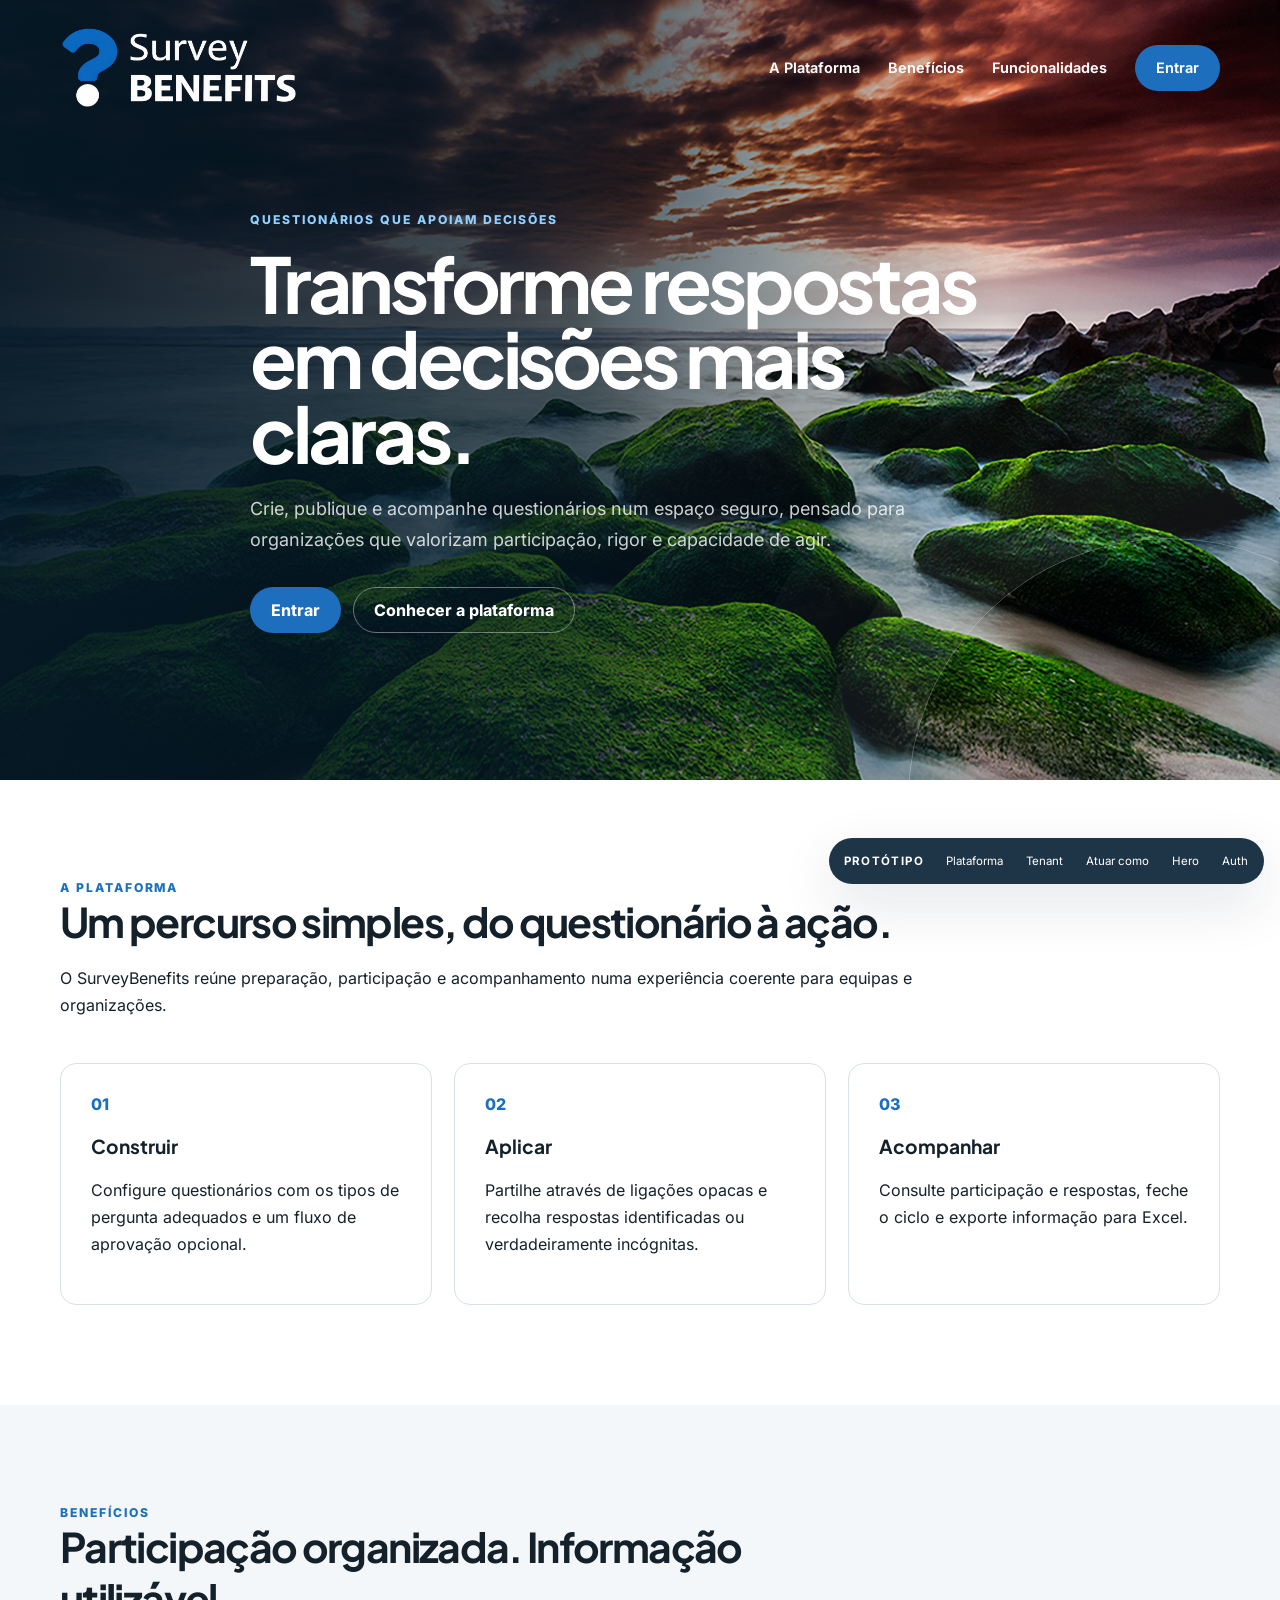
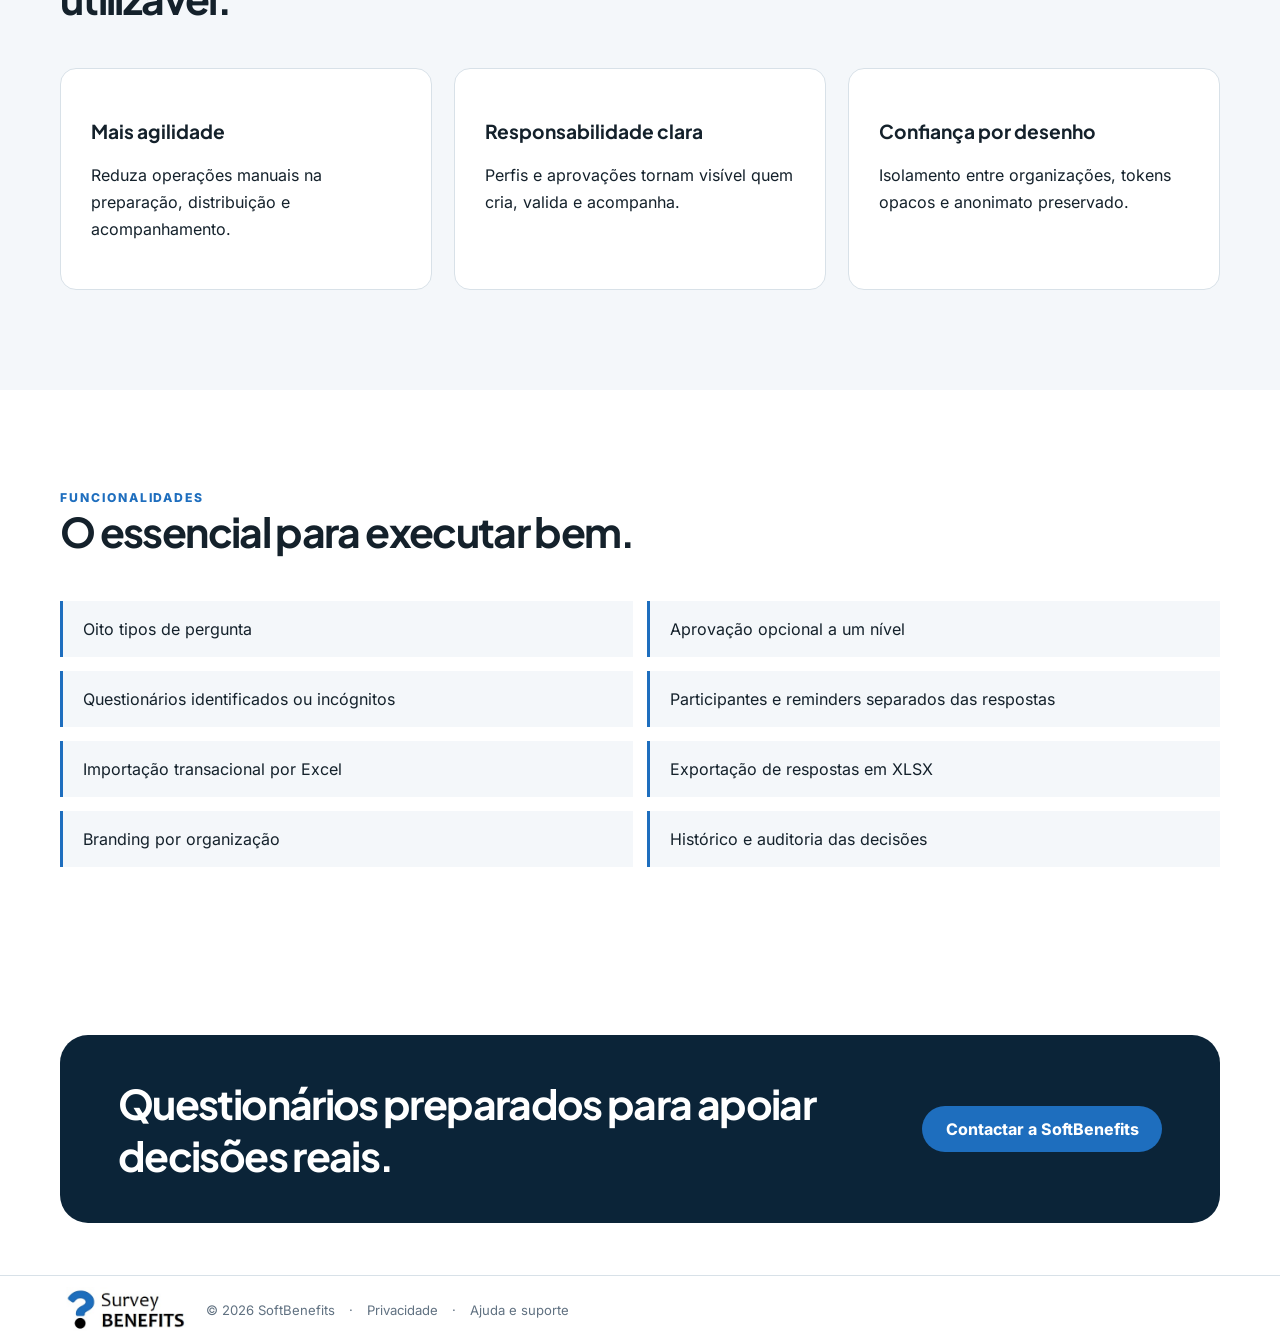
<file: index.html>
<!DOCTYPE html>
<html lang="pt-PT">
<head>
  <meta charset="utf-8"><meta http-equiv="Cache-Control" content="no-cache, no-store, must-revalidate"><meta http-equiv="Pragma" content="no-cache"><meta http-equiv="Expires" content="0">
  <meta name="viewport" content="width=device-width, initial-scale=1">
  <meta name="description" content="SurveyBenefits — questionários que apoiam decisões.">
  <title>SurveyBenefits — Questionários que apoiam decisões</title><link rel="icon" type="image/png" href="assets/icon-surveybenefits.png?v=15">
  <link rel="stylesheet" href="assets/styles.css?v=17">
</head>
<body>
  <header class="site-header">
    <div class="container">
      <a href="index.html" aria-label="SurveyBenefits — início"><img class="logo" src="assets/logo-oficial-negativo.png?v=17" alt="SurveyBenefits"></a>
      <nav class="top-nav" aria-label="Navegação principal">
        <a href="#plataforma">A Plataforma</a><a href="#beneficios">Benefícios</a><a href="#funcionalidades">Funcionalidades</a>
        <a class="button" href="login.html">Entrar</a>
      </nav>
    </div>
  </header>

  <main>
    <section class="hero">
      <div class="container hero-content">
        <div class="eyebrow">Questionários que apoiam decisões</div>
        <h1>Transforme respostas em decisões mais claras.</h1>
        <p>Crie, publique e acompanhe questionários num espaço seguro, pensado para organizações que valorizam participação, rigor e capacidade de agir.</p>
        <div class="actions"><a class="button" href="login.html">Entrar</a><a class="button secondary" href="#plataforma">Conhecer a plataforma</a></div>
      </div>
    </section>

    <section class="section" id="plataforma">
      <div class="container">
        <div class="section-lead"><div class="eyebrow">A Plataforma</div><h2>Um percurso simples, do questionário à ação.</h2><p>O SurveyBenefits reúne preparação, participação e acompanhamento numa experiência coerente para equipas e organizações.</p></div>
        <div class="grid-3">
          <article class="card"><span class="number">01</span><h3>Construir</h3><p>Configure questionários com os tipos de pergunta adequados e um fluxo de aprovação opcional.</p></article>
          <article class="card"><span class="number">02</span><h3>Aplicar</h3><p>Partilhe através de ligações opacas e recolha respostas identificadas ou verdadeiramente incógnitas.</p></article>
          <article class="card"><span class="number">03</span><h3>Acompanhar</h3><p>Consulte participação e respostas, feche o ciclo e exporte informação para Excel.</p></article>
        </div>
      </div>
    </section>

    <section class="section tint" id="beneficios">
      <div class="container">
        <div class="section-lead"><div class="eyebrow">Benefícios</div><h2>Participação organizada. Informação utilizável.</h2></div>
        <div class="grid-3">
          <article class="card"><h3>Mais agilidade</h3><p>Reduza operações manuais na preparação, distribuição e acompanhamento.</p></article>
          <article class="card"><h3>Responsabilidade clara</h3><p>Perfis e aprovações tornam visível quem cria, valida e acompanha.</p></article>
          <article class="card"><h3>Confiança por desenho</h3><p>Isolamento entre organizações, tokens opacos e anonimato preservado.</p></article>
        </div>
      </div>
    </section>

    <section class="section" id="funcionalidades">
      <div class="container">
        <div class="section-lead"><div class="eyebrow">Funcionalidades</div><h2>O essencial para executar bem.</h2></div>
        <ul class="feature-list">
          <li>Oito tipos de pergunta</li><li>Aprovação opcional a um nível</li><li>Questionários identificados ou incógnitos</li><li>Participantes e reminders separados das respostas</li><li>Importação transacional por Excel</li><li>Exportação de respostas em XLSX</li><li>Branding por organização</li><li>Histórico e auditoria das decisões</li>
        </ul>
      </div>
    </section>

    <section class="section cta-section">
      <div class="container cta"><h2>Questionários preparados para apoiar decisões reais.</h2><a class="button" href="https://www.softbenefits.pt/#Contactos" target="_blank" rel="noopener">Contactar a SoftBenefits</a></div>
    </section>
  </main>

  <footer class="content-footer"><div class="container footer-row"><a href="https://www.softbenefits.pt" target="_blank" rel="noopener"><img class="logo" src="assets/logo-oficial.jpg?v=17" alt="SurveyBenefits"></a><span>© <span data-year></span> SoftBenefits</span><span>·</span><a href="privacidade.html">Privacidade</a><span>·</span><a href="suporte.html">Ajuda e suporte</a></div></footer>
  <nav class="prototype-nav" aria-label="Navegação do protótipo"><strong>PROTÓTIPO</strong><a href="app.html">Plataforma</a><a href="app.html?tenant=horizon">Tenant</a><a href="app.html?tenant=horizon&amp;mode=impersonation">Atuar como</a><a href="index.html">Hero</a><a href="login.html">Auth</a></nav>
  <script src="assets/site.js?v=3"></script>
</body>
</html>
</file>
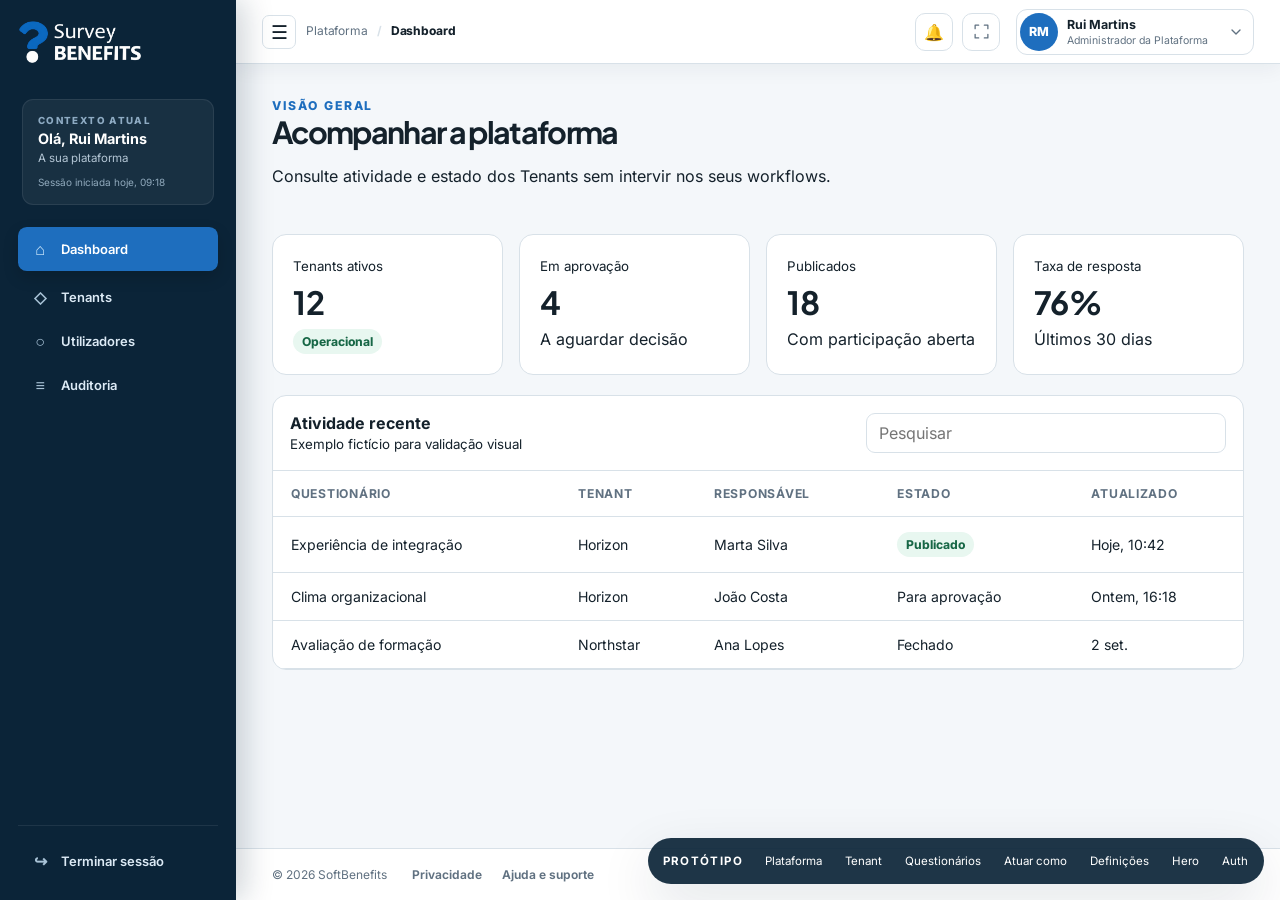
<file: app/index.html>
<!DOCTYPE html>
<html lang="pt-PT">
<head>
  <meta charset="utf-8">
  <meta http-equiv="Cache-Control" content="no-cache, no-store, must-revalidate">
  <meta http-equiv="Pragma" content="no-cache">
  <meta http-equiv="Expires" content="0">
  <meta name="viewport" content="width=device-width, initial-scale=1">
  <meta http-equiv="refresh" content="0; url=../app.html">
  <title>A abrir SurveyBenefits…</title>
  <script>
    window.location.replace(`../app.html${window.location.search}${window.location.hash}`);
  </script>
</head>
<body>
  <p>A abrir a <a href="../app.html">Administração SurveyBenefits</a>…</p>
</body>
</html>
</file>
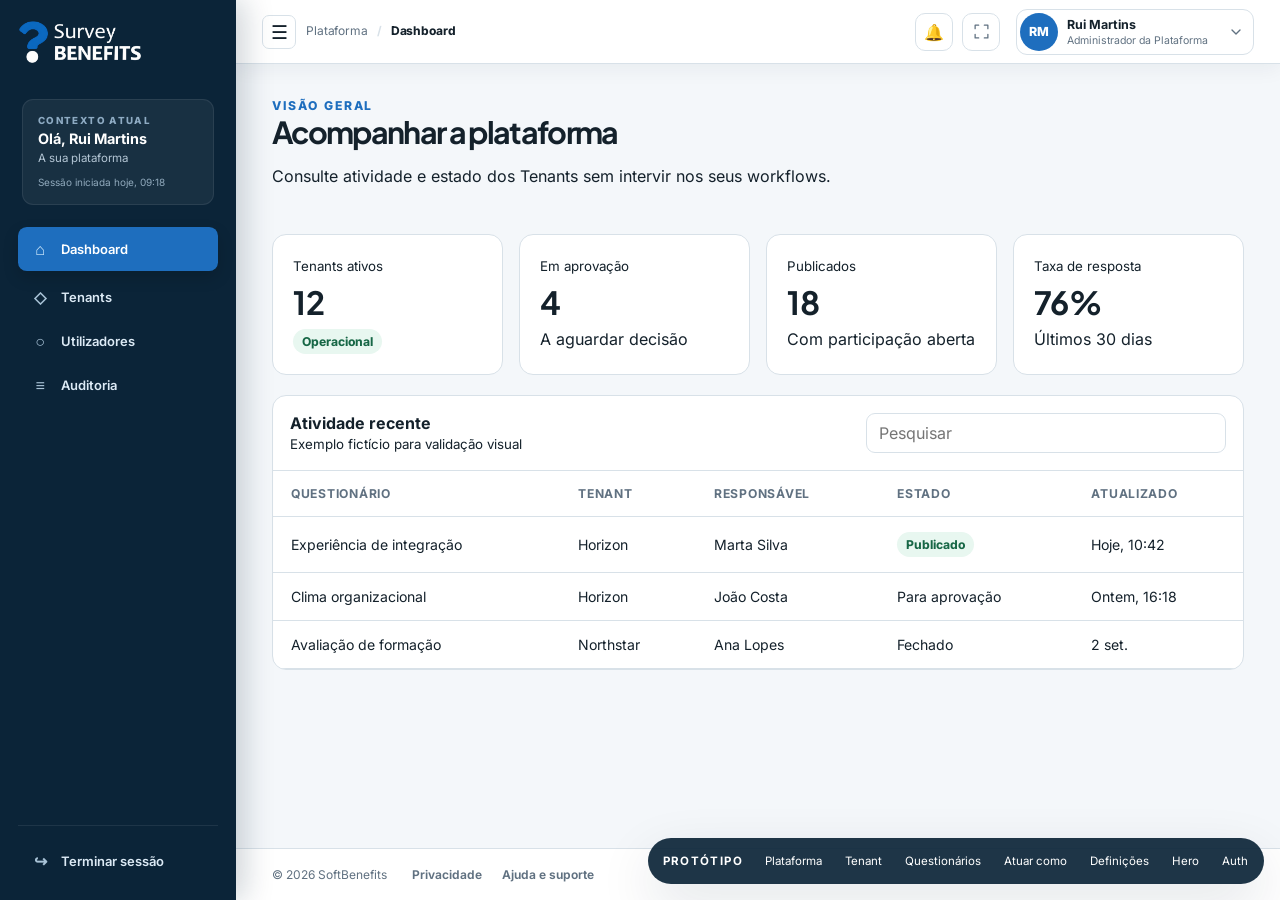
<file: app.html>
<!DOCTYPE html>
<html lang="pt-PT">
<head><meta charset="utf-8"><meta http-equiv="Cache-Control" content="no-cache, no-store, must-revalidate"><meta http-equiv="Pragma" content="no-cache"><meta http-equiv="Expires" content="0"><meta name="viewport" content="width=device-width, initial-scale=1"><title>Administração — SurveyBenefits</title><link rel="icon" type="image/png" href="assets/icon-surveybenefits.png?v=15"><link rel="stylesheet" href="assets/styles.css?v=64"></head>
<body>
  <div class="impersonation"><span><strong>Atuar como:</strong> Marta Silva · Horizon — sessão de suporte auditada</span><a class="button secondary" href="app.html">Terminar</a></div>
  <div class="app-frame"><button class="menu-overlay" type="button" data-toggle-sidebar aria-label="Fechar navegação"></button>
    <aside class="sidebar">
      <div class="sidebar-cabecalho"><a class="marca" href="index.html"><img class="marca-completa marca-plataforma" src="assets/logo-oficial-negativo.png?v=17" alt="SurveyBenefits"><img class="marca-completa marca-tenant" src="assets/horizon-logo.svg?v=1" alt="Horizon"><img class="marca-simbolo marca-plataforma" src="assets/icon-surveybenefits.png?v=15" alt=""><img class="marca-simbolo marca-tenant" src="assets/horizon-mark.svg?v=1" alt="Horizon"></a><button class="fechar-menu" type="button" data-toggle-sidebar aria-label="Fechar navegação">×</button></div>
      <section class="contexto" aria-label="Contexto atual"><small>CONTEXTO ATUAL</small><strong class="platform-name">Olá, Rui Martins</strong><strong class="tenant-name">Horizon</strong><span class="platform-name">A sua plataforma</span><span class="tenant-name">A sua organização</span><span class="ultimo-acesso">Sessão iniciada hoje, 09:18</span></section>
      <nav class="menu-principal" aria-label="Navegação administrativa">
        <a class="active" href="#"><span class="icone-menu">⌂</span><span class="texto-menu">Dashboard</span></a>
        <div class="platform-links"><a href="#"><span class="icone-menu">◇</span><span class="texto-menu">Tenants</span></a><a href="#"><span class="icone-menu">○</span><span class="texto-menu">Utilizadores</span></a><a href="#"><span class="icone-menu">≡</span><span class="texto-menu">Auditoria</span></a></div>
        <div class="tenant-links"><a href="questionarios.html?tenant=horizon"><span class="icone-menu">▤</span><span class="texto-menu">Questionários</span></a><a href="#"><span class="icone-menu">✓</span><span class="texto-menu">Aprovações</span></a><a href="#"><span class="icone-menu">◎</span><span class="texto-menu">Participantes</span></a></div>
      </nav>
      <div class="menu-secundario"><button type="button"><span class="icone-menu">↪</span><span class="texto-menu">Terminar sessão</span></button></div>
    </aside>
    <div class="app-main">
      <header class="topbar"><button class="alternar-menu" type="button" data-toggle-sidebar aria-label="Alternar menu principal" aria-expanded="true">☰</button><a class="marca-topbar" href="index.html"><img class="marca-topbar-completa marca-plataforma" src="assets/logo-oficial.jpg?v=17" alt="SurveyBenefits"><img class="marca-topbar-completa marca-tenant" src="assets/horizon-logo.svg?v=1" alt="Horizon"></a><div class="breadcrumb"><span class="platform-name">Plataforma</span><span class="tenant-name">Horizon</span><b aria-hidden="true">/</b><strong class="platform-name">Dashboard</strong><strong class="tenant-name">Questionários</strong></div><div class="acoes-topbar"><div class="topbar-utilities"><button class="notificacoes" type="button" aria-label="Notificações">🔔</button><button class="fullscreen-toggle" type="button" data-fullscreen-toggle aria-label="Maximizar ecrã" title="Maximizar ecrã"><svg viewBox="0 0 24 24" aria-hidden="true"><path d="M8 3H3v5M16 3h5v5M21 16v5h-5M3 16v5h5"/></svg></button></div><div class="conta"><button class="botao-conta" type="button" aria-label="Abrir menu de Rui Martins"><span class="avatar">RM</span><span class="identidade"><strong>Rui Martins</strong><small class="platform-name">Administrador da Plataforma</small><small class="tenant-name">Administrador do Tenant</small></span><span class="seta-conta" aria-hidden="true"><svg viewBox="0 0 24 24"><path d="m6 9 6 6 6-6"/></svg></span></button></div></div></header>
      <main class="app-content">
        <div class="page-head"><div><div class="eyebrow">Visão geral</div><h1 class="platform-name">Acompanhar a plataforma</h1><h1 class="tenant-name">Questionários da Horizon</h1><p class="platform-name">Consulte atividade e estado dos Tenants sem intervir nos seus workflows.</p><p class="tenant-name">Acompanhe criação, aprovação e participação no seu Tenant.</p></div><a class="button tenant-links" href="questionario.html?tenant=horizon">Criar questionário</a></div>
        <section class="metrics" aria-label="Indicadores">
          <article class="metric"><small class="platform-name">Tenants ativos</small><small class="tenant-name">Questionários ativos</small><strong>12</strong><span class="pill">Operacional</span></article>
          <article class="metric"><small>Em aprovação</small><strong>4</strong><span>A aguardar decisão</span></article>
          <article class="metric"><small>Publicados</small><strong>18</strong><span>Com participação aberta</span></article>
          <article class="metric"><small>Taxa de resposta</small><strong>76%</strong><span>Últimos 30 dias</span></article>
        </section>
        <section class="table-card">
          <div class="toolbar"><div><strong>Atividade recente</strong><br><small>Exemplo fictício para validação visual</small></div><input class="search" type="search" placeholder="Pesquisar"></div>
          <table><thead><tr><th>Questionário</th><th>Tenant</th><th>Responsável</th><th>Estado</th><th>Atualizado</th></tr></thead><tbody>
            <tr><td>Experiência de integração</td><td>Horizon</td><td>Marta Silva</td><td><span class="pill">Publicado</span></td><td>Hoje, 10:42</td></tr>
            <tr><td>Clima organizacional</td><td>Horizon</td><td>João Costa</td><td>Para aprovação</td><td>Ontem, 16:18</td></tr>
            <tr><td>Avaliação de formação</td><td>Northstar</td><td>Ana Lopes</td><td>Fechado</td><td>2 set.</td></tr>
          </tbody></table>
        </section>
      </main>
      <footer class="rodape-app"><span>© <span data-year></span> SoftBenefits</span><nav aria-label="Informação"><a href="privacidade.html">Privacidade</a><a href="suporte.html">Ajuda e suporte</a></nav></footer>
    </div>
  </div>
  <nav class="prototype-nav" aria-label="Navegação do protótipo"><strong>PROTÓTIPO</strong><a href="app.html">Plataforma</a><a href="app.html?tenant=horizon">Tenant</a><a href="questionarios.html?tenant=horizon">Questionários</a><a href="app.html?tenant=horizon&amp;mode=impersonation">Atuar como</a><a href="definicoes-pessoais.html">Definições</a><a href="index.html">Hero</a><a href="login.html">Auth</a></nav>
  <script src="assets/site.js?v=14"></script>
</body>
</html>
</file>
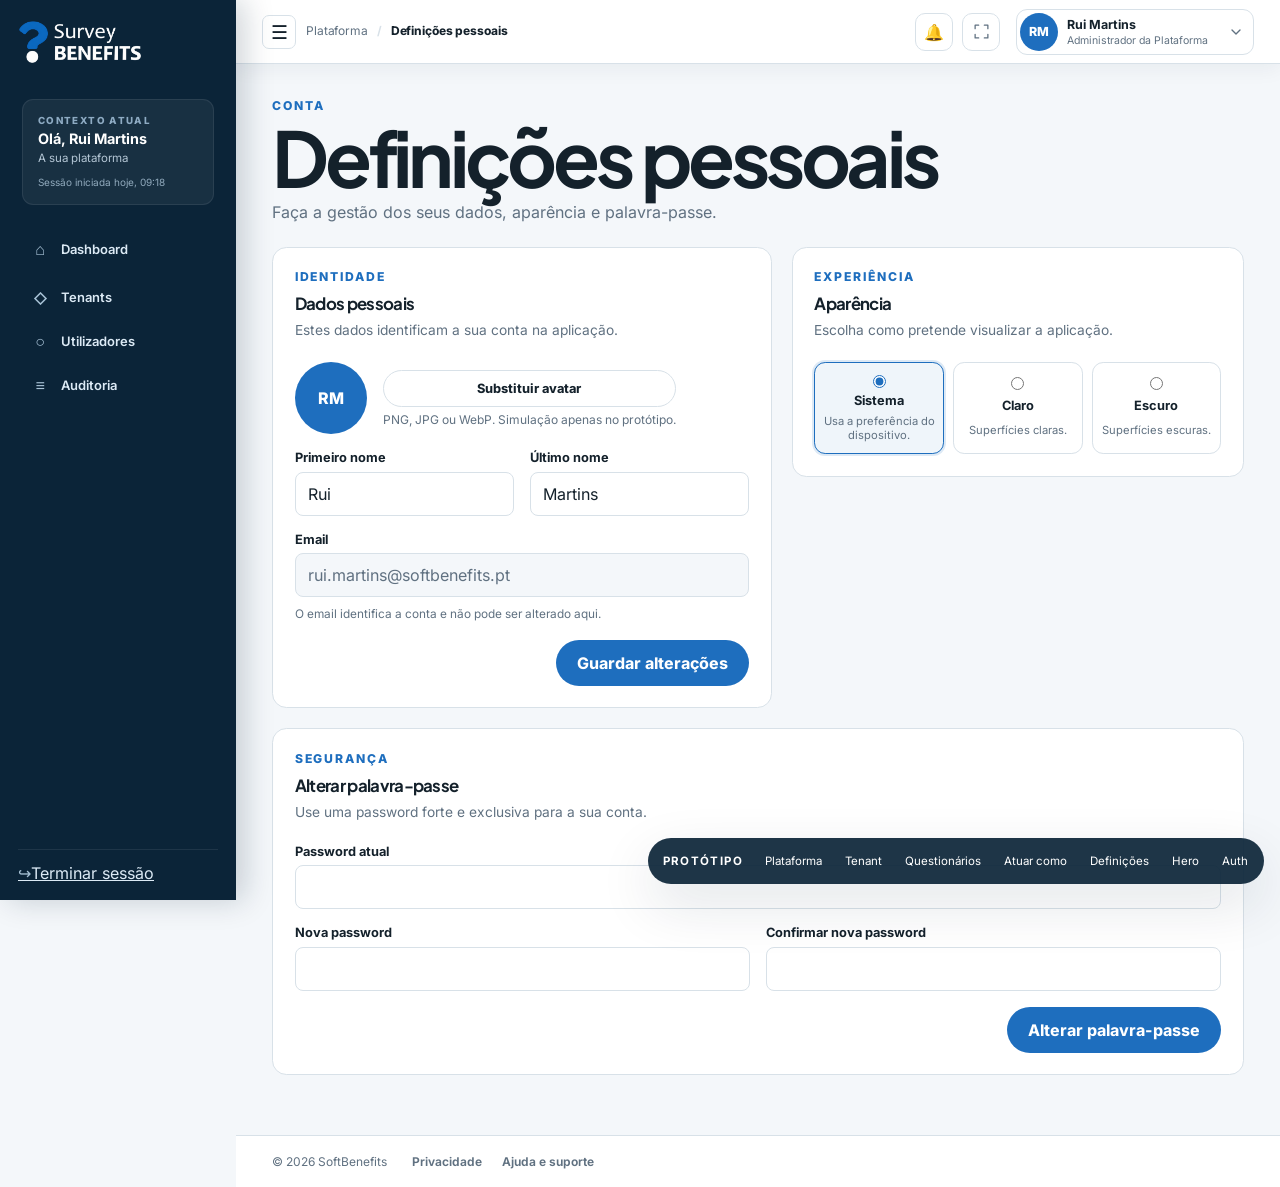
<file: definicoes-pessoais.html>
<!DOCTYPE html>
<html lang="pt-PT">
<head>
  <meta charset="utf-8">
  <meta name="viewport" content="width=device-width, initial-scale=1">
  <title>Definições pessoais — SurveyBenefits</title>
  <link rel="icon" type="image/png" href="assets/icon-surveybenefits.png?v=15">
  <link rel="stylesheet" href="assets/styles.css?v=64">
</head>
<body>
  <div class="impersonation"><span><strong>Atuar como:</strong> Marta Silva · Horizon — sessão de suporte auditada</span><a class="button secondary" href="app.html">Terminar</a></div>
  <div class="app-frame"><button class="menu-overlay" type="button" data-toggle-sidebar aria-label="Fechar navegação"></button>
    <aside class="sidebar">
      <div class="sidebar-cabecalho"><a class="marca" href="index.html"><img class="marca-completa marca-plataforma" src="assets/logo-oficial-negativo.png?v=17" alt="SurveyBenefits"><img class="marca-completa marca-tenant" src="assets/horizon-logo.svg?v=1" alt="Horizon"><img class="marca-simbolo marca-plataforma" src="assets/icon-surveybenefits.png?v=15" alt=""><img class="marca-simbolo marca-tenant" src="assets/horizon-mark.svg?v=1" alt="Horizon"></a><button class="fechar-menu" type="button" data-toggle-sidebar aria-label="Fechar navegação">×</button></div>
      <section class="contexto" aria-label="Contexto atual"><small>CONTEXTO ATUAL</small><strong class="platform-name">Olá, Rui Martins</strong><strong class="tenant-name">Horizon</strong><span class="platform-name">A sua plataforma</span><span class="tenant-name">A sua organização</span><span class="ultimo-acesso">Sessão iniciada hoje, 09:18</span></section>
      <nav class="menu-principal" aria-label="Navegação administrativa">
        <a href="app.html"><span class="icone-menu">⌂</span><span class="texto-menu">Dashboard</span></a>
        <div class="platform-links"><a href="#"><span class="icone-menu">◇</span><span class="texto-menu">Tenants</span></a><a href="#"><span class="icone-menu">○</span><span class="texto-menu">Utilizadores</span></a><a href="#"><span class="icone-menu">≡</span><span class="texto-menu">Auditoria</span></a></div>
        <div class="tenant-links"><a href="questionarios.html?tenant=horizon"><span class="icone-menu">▤</span><span class="texto-menu">Questionários</span></a><a href="#"><span class="icone-menu">✓</span><span class="texto-menu">Aprovações</span></a><a href="#"><span class="icone-menu">◎</span><span class="texto-menu">Participantes</span></a></div>
      </nav>
      <div class="menu-secundario"><a href="login.html"><span class="icone-menu">↪</span><span class="texto-menu">Terminar sessão</span></a></div>
    </aside>
    <div class="app-main">
      <header class="topbar"><button class="alternar-menu" type="button" data-toggle-sidebar aria-label="Alternar menu principal" aria-expanded="true">☰</button><a class="marca-topbar" href="index.html"><img class="marca-topbar-completa marca-plataforma" src="assets/logo-oficial.jpg?v=17" alt="SurveyBenefits"><img class="marca-topbar-completa marca-tenant" src="assets/horizon-logo.svg?v=1" alt="Horizon"></a><div class="breadcrumb"><span class="platform-name">Plataforma</span><span class="tenant-name">Horizon</span><b aria-hidden="true">/</b><strong>Definições pessoais</strong></div><div class="acoes-topbar"><div class="topbar-utilities"><button class="notificacoes" type="button" aria-label="Notificações">🔔</button><button class="fullscreen-toggle" type="button" data-fullscreen-toggle aria-label="Maximizar ecrã" title="Maximizar ecrã"><svg viewBox="0 0 24 24" aria-hidden="true"><path d="M8 3H3v5M16 3h5v5M21 16v5h-5M3 16v5h5"/></svg></button></div><div class="conta"><button class="botao-conta" type="button" aria-label="Abrir menu de Rui Martins"><span class="avatar">RM</span><span class="identidade"><strong>Rui Martins</strong><small class="platform-name">Administrador da Plataforma</small><small class="tenant-name">Administrador do Tenant</small></span><span class="seta-conta" aria-hidden="true"><svg viewBox="0 0 24 24"><path d="m6 9 6 6 6-6"/></svg></span></button></div></div></header>
      <main class="app-content">
        <div class="settings-page">
          <header class="settings-intro"><div class="eyebrow">Conta</div><h1>Definições pessoais</h1><p>Faça a gestão dos seus dados, aparência e palavra-passe.</p></header>
          <div class="settings-top-grid">
          <section class="settings-section" aria-labelledby="dados-pessoais"><div class="settings-section-head"><div class="eyebrow">Identidade</div><h2 id="dados-pessoais">Dados pessoais</h2><p>Estes dados identificam a sua conta na aplicação.</p></div>
            <form class="settings-form" data-profile-form novalidate>
              <div class="profile-avatar-row"><div class="profile-avatar" data-avatar-preview role="img" aria-label="Avatar de Rui Martins">RM</div><div class="avatar-actions"><button class="button secondary small" type="button" data-avatar-trigger>Substituir avatar</button><small>PNG, JPG ou WebP. Simulação apenas no protótipo.</small><input data-avatar-input type="file" accept="image/png,image/jpeg,image/webp" hidden></div></div>
              <div class="settings-fields"><div class="field-group"><label for="firstName">Primeiro nome</label><input id="firstName" name="firstName" type="text" value="Rui" required aria-describedby="firstName-error"><p class="field-error" id="firstName-error" data-error-for="firstName" hidden>Indique o primeiro nome.</p></div><div class="field-group"><label for="lastName">Último nome</label><input id="lastName" name="lastName" type="text" value="Martins" required aria-describedby="lastName-error"><p class="field-error" id="lastName-error" data-error-for="lastName" hidden>Indique o último nome.</p></div><div class="field-group full"><label for="email">Email</label><input id="email" name="email" type="email" value="rui.martins@softbenefits.pt" readonly aria-describedby="email-help"><p class="field-help" id="email-help">O email identifica a conta e não pode ser alterado aqui.</p></div></div>
              <div class="settings-actions"><button class="button" type="submit">Guardar alterações</button></div>
            </form>
          </section>
          <section class="settings-section" aria-labelledby="aparencia"><div class="settings-section-head"><div class="eyebrow">Experiência</div><h2 id="aparencia">Aparência</h2><p>Escolha como pretende visualizar a aplicação.</p></div>
            <div class="appearance-options" role="radiogroup" aria-label="Preferência de aparência"><label class="appearance-option"><input type="radio" name="appearance-settings" value="system" data-appearance-option><strong>Sistema</strong><small>Usa a preferência do dispositivo.</small></label><label class="appearance-option"><input type="radio" name="appearance-settings" value="light" data-appearance-option><strong>Claro</strong><small>Superfícies claras.</small></label><label class="appearance-option"><input type="radio" name="appearance-settings" value="dark" data-appearance-option><strong>Escuro</strong><small>Superfícies escuras.</small></label></div>
          </section>
          </div>
          <section class="settings-section settings-security" aria-labelledby="palavra-passe"><div class="settings-section-head"><div class="eyebrow">Segurança</div><h2 id="palavra-passe">Alterar palavra-passe</h2><p>Use uma password forte e exclusiva para a sua conta.</p></div>
            <form class="settings-form" data-password-form novalidate><div class="settings-fields"><div class="field-group full password-control"><label for="currentPassword">Password atual</label><input id="currentPassword" name="currentPassword" type="password" autocomplete="current-password" data-password-input aria-describedby="currentPassword-error"><p class="field-error" id="currentPassword-error" data-error-for="currentPassword" hidden></p></div><div class="field-group"><label for="newPassword">Nova password</label><input id="newPassword" name="newPassword" type="password" autocomplete="new-password" data-password-input aria-describedby="newPassword-error"><p class="field-error" id="newPassword-error" data-error-for="newPassword" hidden></p></div><div class="field-group"><label for="confirmPassword">Confirmar nova password</label><input id="confirmPassword" name="confirmPassword" type="password" autocomplete="new-password" data-password-input aria-describedby="confirmPassword-error"><p class="field-error" id="confirmPassword-error" data-error-for="confirmPassword" hidden></p></div></div><div class="settings-actions"><button class="button" type="submit">Alterar palavra-passe</button></div></form>
          </section>
        </div>
      </main>
      <footer class="rodape-app"><span>© <span data-year></span> SoftBenefits</span><nav aria-label="Informação"><a href="privacidade.html">Privacidade</a><a href="suporte.html">Ajuda e suporte</a></nav></footer>
    </div>
  </div>
  <nav class="prototype-nav" aria-label="Navegação do protótipo"><strong>PROTÓTIPO</strong><a href="app.html">Plataforma</a><a href="app.html?tenant=horizon">Tenant</a><a href="questionarios.html?tenant=horizon">Questionários</a><a href="app.html?tenant=horizon&amp;mode=impersonation">Atuar como</a><a href="definicoes-pessoais.html">Definições</a><a href="index.html">Hero</a><a href="login.html">Auth</a></nav>
  <script src="assets/site.js?v=14"></script>
</body>
</html>
</file>
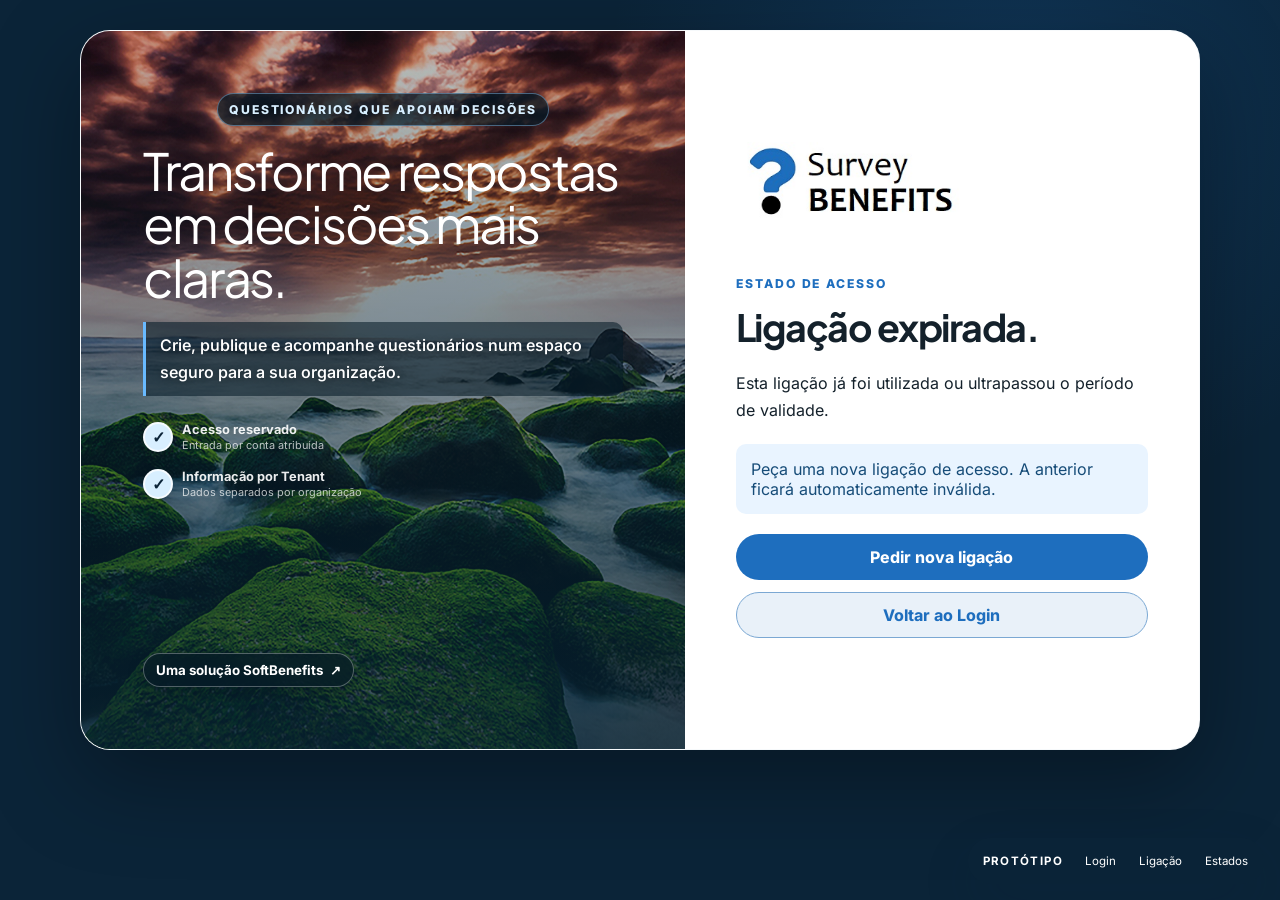
<file: estado.html>
<!DOCTYPE html>
<html lang="pt-PT"><head><meta charset="utf-8"><meta http-equiv="Cache-Control" content="no-cache, no-store, must-revalidate"><meta http-equiv="Pragma" content="no-cache"><meta http-equiv="Expires" content="0"><meta name="viewport" content="width=device-width, initial-scale=1"><title>Estados de autenticação — SurveyBenefits</title><link rel="icon" type="image/png" href="assets/icon-surveybenefits.png?v=15"><link rel="stylesheet" href="assets/styles.css?v=26"></head>
<body class="auth-background"><main class="auth-page"><section class="auth-visual"><div class="auth-story"><div class="eyebrow">Questionários que apoiam decisões</div><blockquote>Transforme respostas em decisões mais claras.</blockquote><p>Crie, publique e acompanhe questionários num espaço seguro para a sua organização.</p><div class="auth-highlights"><div class="auth-highlight"><i aria-hidden="true">✓</i><span><strong>Acesso reservado</strong><small>Entrada por conta atribuída</small></span></div><div class="auth-highlight"><i aria-hidden="true">✓</i><span><strong>Informação por Tenant</strong><small>Dados separados por organização</small></span></div></div></div><small><a href="https://www.softbenefits.pt" target="_blank" rel="noopener">Uma solução SoftBenefits <span aria-hidden="true">↗</span></a></small></section><section class="auth-panel"><div class="auth-card"><a href="index.html"><img class="logo" src="assets/logo-oficial.jpg?v=17" alt="SurveyBenefits"></a><div class="eyebrow">Estado de acesso</div><h1>Ligação expirada.</h1><p>Esta ligação já foi utilizada ou ultrapassou o período de validade.</p><div class="notice">Peça uma nova ligação de acesso. A anterior ficará automaticamente inválida.</div><a class="button" href="ligacao.html">Pedir nova ligação</a><a class="button secondary auth-alternative auth-back" href="login.html">Voltar ao Login</a></div></section></main><nav class="prototype-nav" aria-label="Navegação do protótipo"><strong>PROTÓTIPO</strong><a href="login.html">Login</a><a href="ligacao.html">Ligação</a><a href="estado.html">Estados</a></nav><script src="assets/site.js?v=3"></script></body></html>
</file>
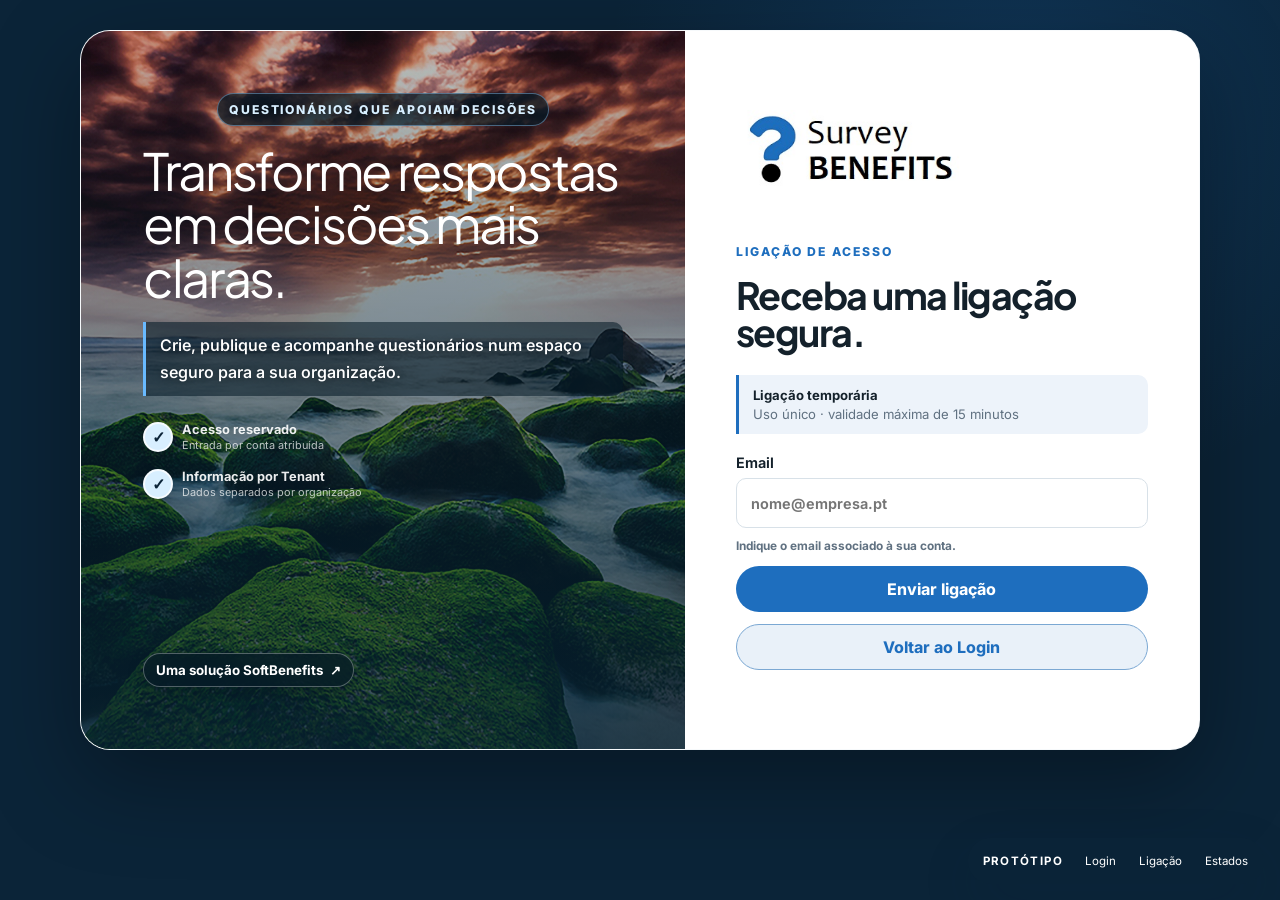
<file: ligacao.html>
<!DOCTYPE html>
<html lang="pt-PT"><head><meta charset="utf-8"><meta http-equiv="Cache-Control" content="no-cache, no-store, must-revalidate"><meta http-equiv="Pragma" content="no-cache"><meta http-equiv="Expires" content="0"><meta name="viewport" content="width=device-width, initial-scale=1"><title>Ligação de acesso — SurveyBenefits</title><link rel="icon" type="image/png" href="assets/icon-surveybenefits.png?v=15"><link rel="stylesheet" href="assets/styles.css?v=61"></head>
<body class="auth-background"><main class="auth-page"><section class="auth-visual"><div class="auth-story"><div class="eyebrow">Questionários que apoiam decisões</div><blockquote>Transforme respostas em decisões mais claras.</blockquote><p>Crie, publique e acompanhe questionários num espaço seguro para a sua organização.</p><div class="auth-highlights"><div class="auth-highlight"><i aria-hidden="true">✓</i><span><strong>Acesso reservado</strong><small>Entrada por conta atribuída</small></span></div><div class="auth-highlight"><i aria-hidden="true">✓</i><span><strong>Informação por Tenant</strong><small>Dados separados por organização</small></span></div></div></div><small><a href="https://www.softbenefits.pt" target="_blank" rel="noopener">Uma solução SoftBenefits <span aria-hidden="true">↗</span></a></small></section><section class="auth-panel"><form class="auth-card" data-prototype><a href="index.html"><img class="logo" src="assets/logo-oficial.jpg?v=17" alt="SurveyBenefits"></a><div class="eyebrow">Ligação de acesso</div><h1>Receba uma ligação segura.</h1><div class="auth-info"><strong>Ligação temporária</strong><span>Uso único · validade máxima de 15 minutos</span></div><label class="field">Email<input type="email" placeholder="nome@empresa.pt" required></label><p class="field-help">Indique o email associado à sua conta.</p><button class="button" type="submit">Enviar ligação</button><a class="button secondary auth-alternative auth-back" href="login.html">Voltar ao Login</a><div class="notice" role="status" hidden>Se a conta existir, receberá as instruções de acesso. Neste protótipo não é enviado qualquer email.</div></form></section></main><nav class="prototype-nav" aria-label="Navegação do protótipo"><strong>PROTÓTIPO</strong><a href="login.html">Login</a><a href="ligacao.html">Ligação</a><a href="estado.html">Estados</a></nav><script src="assets/site.js?v=3"></script></body></html>
</file>
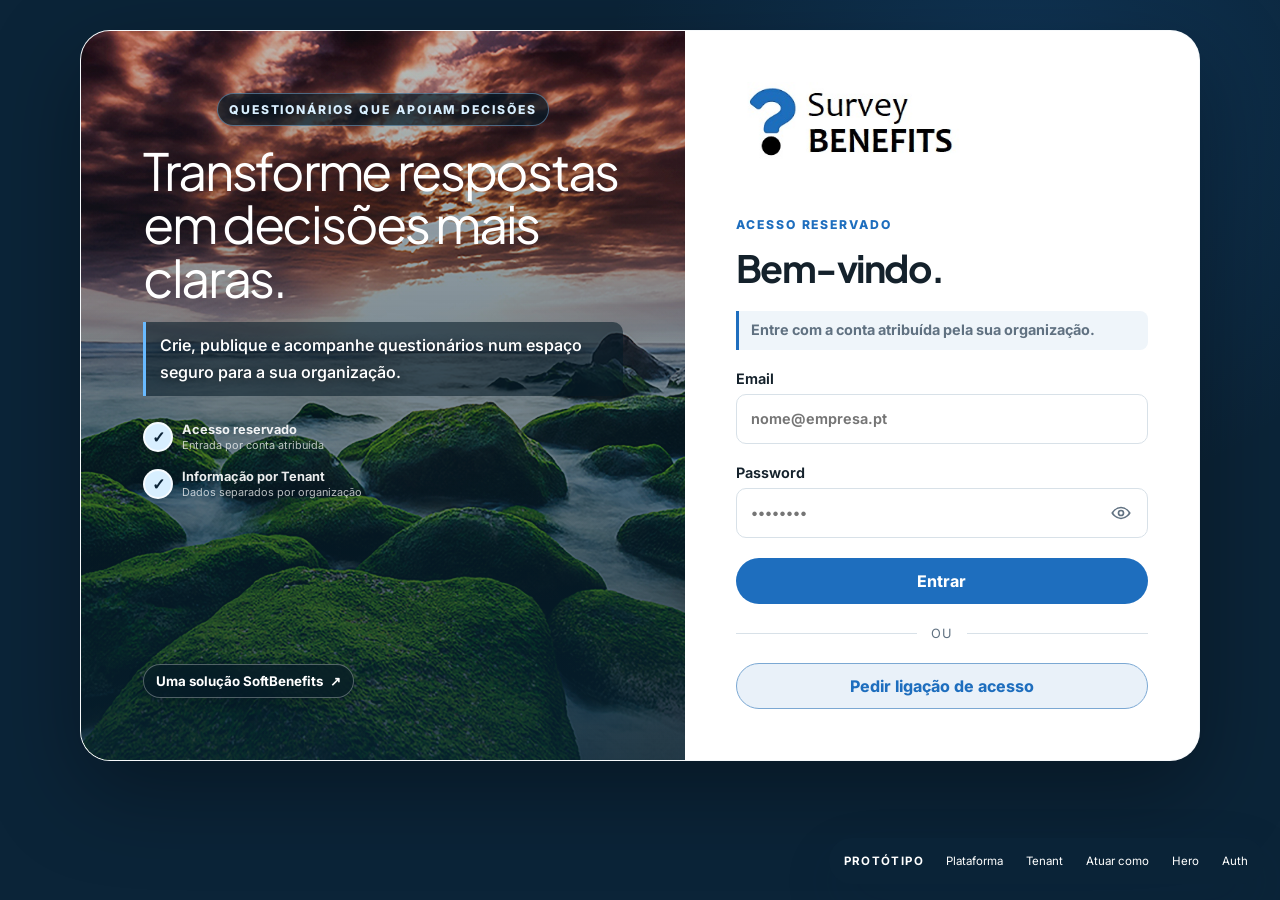
<file: login.html>
<!DOCTYPE html>
<html lang="pt-PT">
<head><meta charset="utf-8"><meta http-equiv="Cache-Control" content="no-cache, no-store, must-revalidate"><meta http-equiv="Pragma" content="no-cache"><meta http-equiv="Expires" content="0"><meta name="viewport" content="width=device-width, initial-scale=1"><title>Entrar — SurveyBenefits</title><link rel="icon" type="image/png" href="assets/icon-surveybenefits.png?v=15"><link rel="stylesheet" href="assets/styles.css?v=61"></head>
<body class="auth-background">
  <main class="auth-page">
    <section class="auth-visual"><div class="auth-story"><div class="eyebrow">Questionários que apoiam decisões</div><blockquote>Transforme respostas em decisões mais claras.</blockquote><p>Crie, publique e acompanhe questionários num espaço seguro para a sua organização.</p><div class="auth-highlights"><div class="auth-highlight"><i aria-hidden="true">✓</i><span><strong>Acesso reservado</strong><small>Entrada por conta atribuída</small></span></div><div class="auth-highlight"><i aria-hidden="true">✓</i><span><strong>Informação por Tenant</strong><small>Dados separados por organização</small></span></div></div></div><small><a href="https://www.softbenefits.pt" target="_blank" rel="noopener">Uma solução SoftBenefits <span aria-hidden="true">↗</span></a></small></section>
    <section class="auth-panel">
      <form class="auth-card" data-prototype>
        <a href="index.html"><img class="logo" src="assets/logo-oficial.jpg?v=17" alt="SurveyBenefits"></a>
        <div class="eyebrow">Acesso reservado</div><h1>Bem-vindo.</h1><p class="auth-intro">Entre com a conta atribuída pela sua organização.</p>
        <label class="field">Email<input type="email" autocomplete="username" placeholder="nome@empresa.pt" required></label>
        <div class="field"><label for="login-password">Password</label><span class="password-control"><input id="login-password" type="password" autocomplete="current-password" placeholder="••••••••" required data-password-input><button class="password-toggle" type="button" data-password-toggle aria-label="Mostrar password" aria-pressed="false"><svg aria-hidden="true" viewBox="0 0 24 24"><path d="M2.5 12s3.5-6 9.5-6 9.5 6 9.5 6-3.5 6-9.5 6-9.5-6-9.5-6Z"/><circle cx="12" cy="12" r="2.75"/></svg></button></span></div>
        <button class="button" type="submit">Entrar</button>
        <div class="auth-divider"><span>ou</span></div>
        <a class="button secondary auth-alternative" href="ligacao.html">Pedir ligação de acesso</a>
        <div class="notice" role="status" hidden>Protótipo visual: não foram enviados nem guardados dados.</div>
      </form>
    </section>
  </main>
  <nav class="prototype-nav" aria-label="Navegação do protótipo"><strong>PROTÓTIPO</strong><a href="app.html">Plataforma</a><a href="app.html?tenant=horizon">Tenant</a><a href="app.html?tenant=horizon&amp;mode=impersonation">Atuar como</a><a href="index.html">Hero</a><a href="login.html">Auth</a></nav>
  <script src="assets/site.js?v=11"></script>
</body>
</html>
</file>
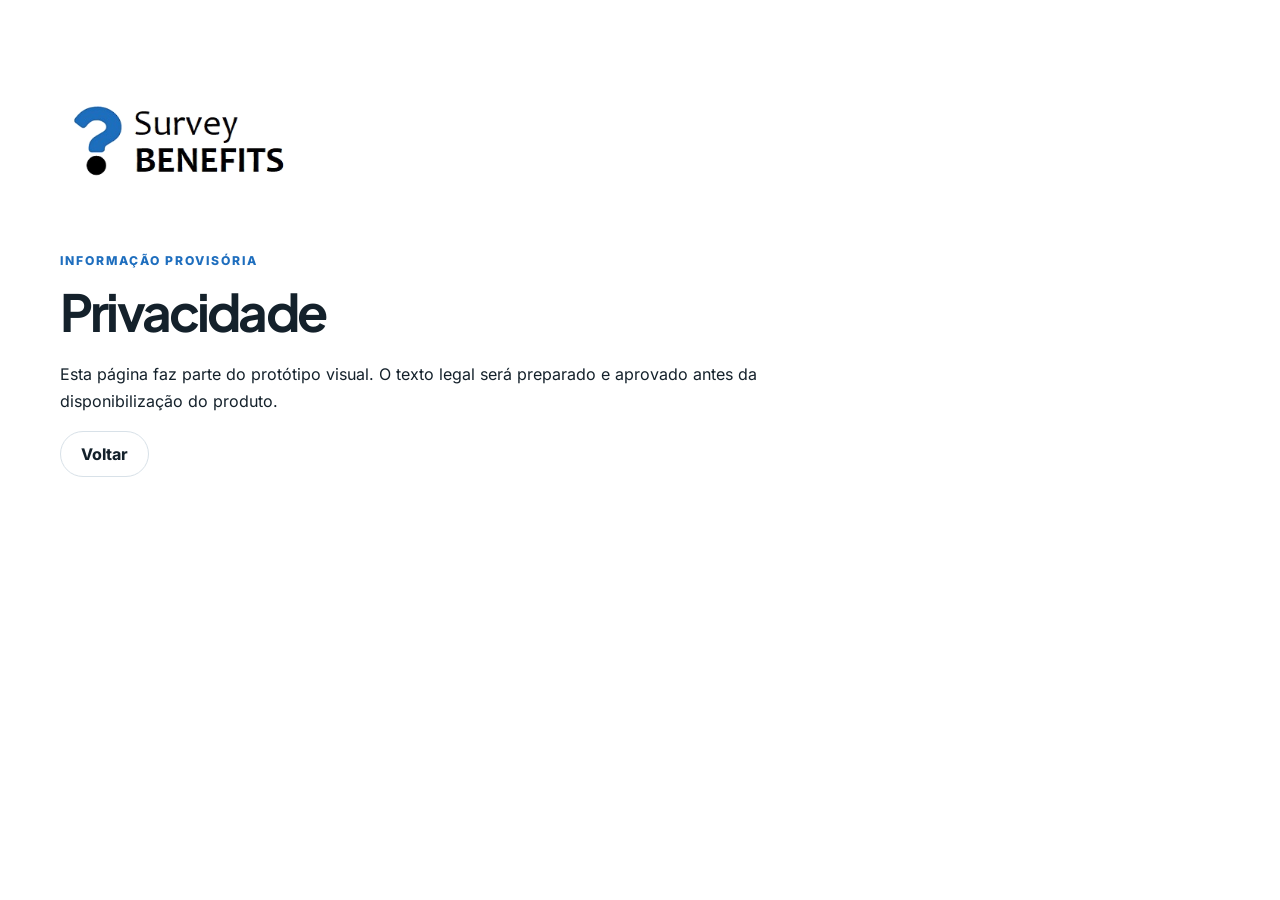
<file: privacidade.html>
<!DOCTYPE html><html lang="pt-PT"><head><meta charset="utf-8"><meta http-equiv="Cache-Control" content="no-cache, no-store, must-revalidate"><meta http-equiv="Pragma" content="no-cache"><meta http-equiv="Expires" content="0"><meta name="viewport" content="width=device-width, initial-scale=1"><title>Privacidade — SurveyBenefits</title><link rel="icon" type="image/png" href="assets/icon-surveybenefits.png?v=15"><link rel="stylesheet" href="assets/styles.css?v=3"></head><body><main class="section"><div class="container"><a href="index.html"><img class="logo" src="assets/logo-oficial-transparente.png?v=10" alt="SurveyBenefits"></a><div class="section-lead content-intro"><div class="eyebrow">Informação provisória</div><h1 class="page-title-compact">Privacidade</h1><p>Esta página faz parte do protótipo visual. O texto legal será preparado e aprovado antes da disponibilização do produto.</p><a class="button secondary" href="index.html">Voltar</a></div></div></main><script src="assets/site.js?v=3"></script></body></html>
</file>
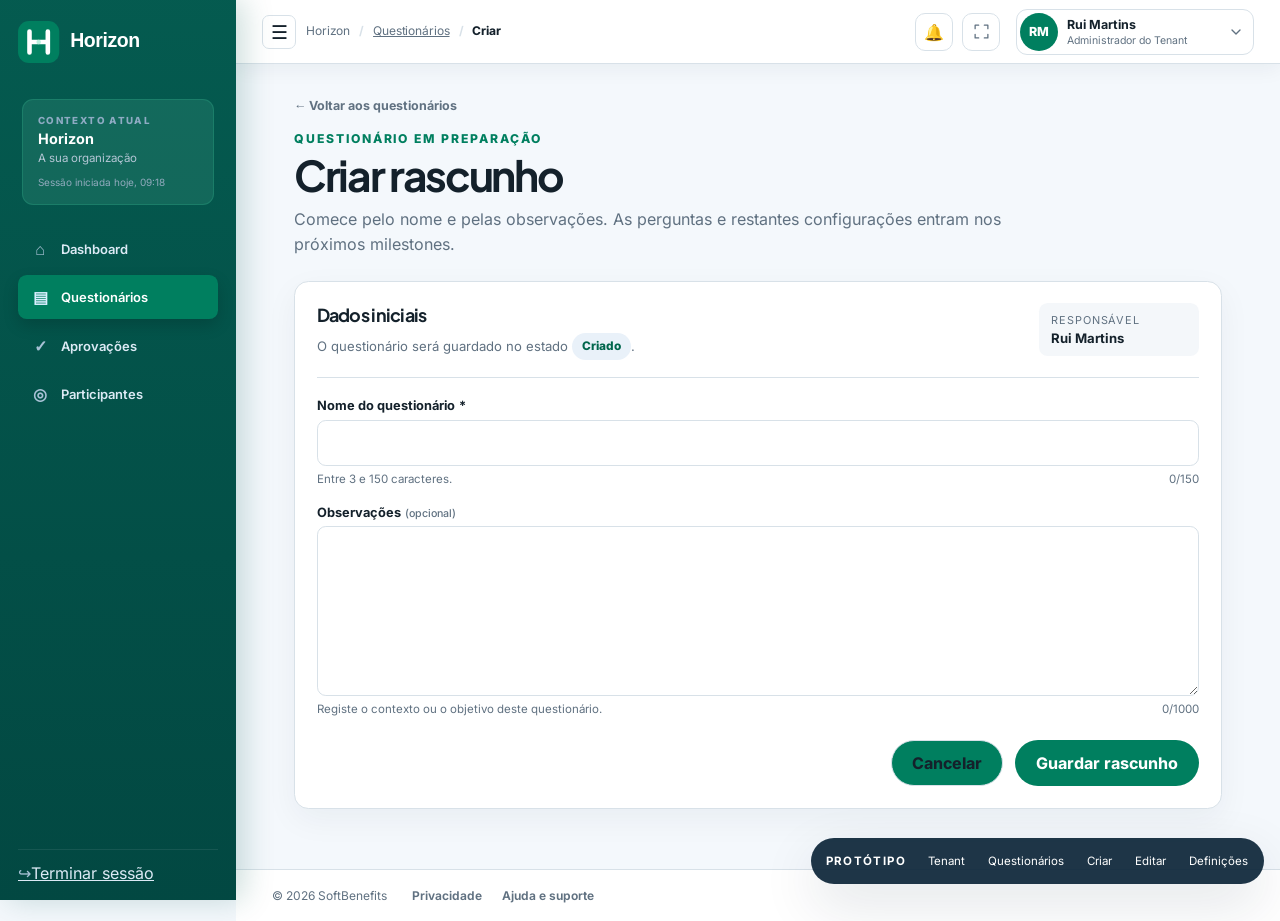
<file: questionario.html>
<!DOCTYPE html>
<html lang="pt-PT">
<head>
  <meta charset="utf-8">
  <meta http-equiv="Cache-Control" content="no-cache, no-store, must-revalidate">
  <meta http-equiv="Pragma" content="no-cache">
  <meta http-equiv="Expires" content="0">
  <meta name="viewport" content="width=device-width, initial-scale=1">
  <title>Criar rascunho — SurveyBenefits</title>
  <link rel="icon" type="image/png" href="assets/icon-surveybenefits.png?v=15">
  <link rel="stylesheet" href="assets/styles.css?v=64">
</head>
<body class="tenant">
  <div class="app-frame"><button class="menu-overlay" type="button" data-toggle-sidebar aria-label="Fechar navegação"></button>
    <aside class="sidebar">
      <div class="sidebar-cabecalho"><a class="marca" href="app.html?tenant=horizon"><img class="marca-completa marca-plataforma" src="assets/logo-oficial-negativo.png?v=17" alt="SurveyBenefits"><img class="marca-completa marca-tenant" src="assets/horizon-logo.svg?v=1" alt="Horizon"><img class="marca-simbolo marca-plataforma" src="assets/icon-surveybenefits.png?v=15" alt=""><img class="marca-simbolo marca-tenant" src="assets/horizon-mark.svg?v=1" alt="Horizon"></a><button class="fechar-menu" type="button" data-toggle-sidebar aria-label="Fechar navegação">×</button></div>
      <section class="contexto" aria-label="Contexto atual"><small>CONTEXTO ATUAL</small><strong class="tenant-name">Horizon</strong><span class="tenant-name">A sua organização</span><span class="ultimo-acesso">Sessão iniciada hoje, 09:18</span></section>
      <nav class="menu-principal" aria-label="Navegação administrativa"><a href="app.html?tenant=horizon"><span class="icone-menu">⌂</span><span class="texto-menu">Dashboard</span></a><div class="tenant-links"><a class="active" href="questionarios.html?tenant=horizon"><span class="icone-menu">▤</span><span class="texto-menu">Questionários</span></a><a href="#"><span class="icone-menu">✓</span><span class="texto-menu">Aprovações</span></a><a href="#"><span class="icone-menu">◎</span><span class="texto-menu">Participantes</span></a></div></nav>
      <div class="menu-secundario"><a href="login.html"><span class="icone-menu">↪</span><span class="texto-menu">Terminar sessão</span></a></div>
    </aside>
    <div class="app-main">
      <header class="topbar"><button class="alternar-menu" type="button" data-toggle-sidebar aria-label="Alternar menu principal" aria-expanded="true">☰</button><a class="marca-topbar" href="app.html?tenant=horizon"><img class="marca-topbar-completa marca-plataforma" src="assets/logo-oficial.jpg?v=17" alt="SurveyBenefits"><img class="marca-topbar-completa marca-tenant" src="assets/horizon-logo.svg?v=1" alt="Horizon"></a><div class="breadcrumb"><span>Horizon</span><b aria-hidden="true">/</b><a href="questionarios.html?tenant=horizon">Questionários</a><b aria-hidden="true">/</b><strong data-form-breadcrumb>Criar</strong></div><div class="acoes-topbar"><div class="topbar-utilities"><button class="notificacoes" type="button" aria-label="Notificações">🔔</button><button class="fullscreen-toggle" type="button" data-fullscreen-toggle aria-label="Maximizar ecrã" title="Maximizar ecrã"><svg viewBox="0 0 24 24" aria-hidden="true"><path d="M8 3H3v5M16 3h5v5M21 16v5h-5M3 16v5h5"/></svg></button></div><div class="conta"><button class="botao-conta" type="button" aria-label="Abrir menu de Rui Martins"><span class="avatar">RM</span><span class="identidade"><strong>Rui Martins</strong><small>Administrador do Tenant</small></span><span class="seta-conta" aria-hidden="true"><svg viewBox="0 0 24 24"><path d="m6 9 6 6 6-6"/></svg></span></button></div></div></header>
      <main class="app-content">
        <div class="questionario-page">
          <header class="questionario-intro"><a class="back-link" href="questionarios.html?tenant=horizon">← Voltar aos questionários</a><div class="eyebrow">Questionário em preparação</div><h1 data-form-title>Criar rascunho</h1><p>Comece pelo nome e pelas observações. As perguntas e restantes configurações entram nos próximos milestones.</p></header>
          <section class="questionario-card" aria-labelledby="dados-base-title">
            <header><div><h2 id="dados-base-title">Dados iniciais</h2><p>O questionário será guardado no estado <span class="draft-pill">Criado</span>.</p></div><div class="questionario-owner"><small>Responsável</small><strong>Rui Martins</strong></div></header>
            <form class="questionario-form" data-questionnaire-form novalidate>
              <div class="field-group full"><label for="questionnaireTitle">Nome do questionário <span aria-hidden="true">*</span></label><input id="questionnaireTitle" name="title" type="text" minlength="3" maxlength="150" autocomplete="off" aria-describedby="title-help title-error" data-questionnaire-title><div class="field-meta"><small id="title-help">Entre 3 e 150 caracteres.</small><small><span data-title-count>0</span>/150</small></div><p class="field-error" id="title-error" data-error-for="title" hidden></p></div>
              <div class="field-group full"><label for="questionnaireDescription">Observações <small>(opcional)</small></label><textarea id="questionnaireDescription" name="description" rows="6" maxlength="1000" aria-describedby="description-help description-error" data-questionnaire-description></textarea><div class="field-meta"><small id="description-help">Registe o contexto ou o objetivo deste questionário.</small><small><span data-description-count>0</span>/1000</small></div><p class="field-error" id="description-error" data-error-for="description" hidden></p></div>
              <div class="questionario-actions"><a class="button secondary" href="questionarios.html?tenant=horizon">Cancelar</a><button class="button" type="submit" data-form-submit>Guardar rascunho</button></div>
            </form>
          </section>
        </div>
      </main>
      <footer class="rodape-app"><span>© <span data-year></span> SoftBenefits</span><nav aria-label="Informação"><a href="privacidade.html">Privacidade</a><a href="suporte.html">Ajuda e suporte</a></nav></footer>
    </div>
  </div>
  <nav class="prototype-nav" aria-label="Navegação do protótipo"><strong>PROTÓTIPO</strong><a href="app.html?tenant=horizon">Tenant</a><a href="questionarios.html?tenant=horizon">Questionários</a><a href="questionario.html?tenant=horizon">Criar</a><a href="questionario.html?tenant=horizon&amp;id=1">Editar</a><a href="definicoes-pessoais.html?tenant=horizon">Definições</a></nav>
  <script src="assets/site.js?v=14"></script>
</body>
</html>
</file>
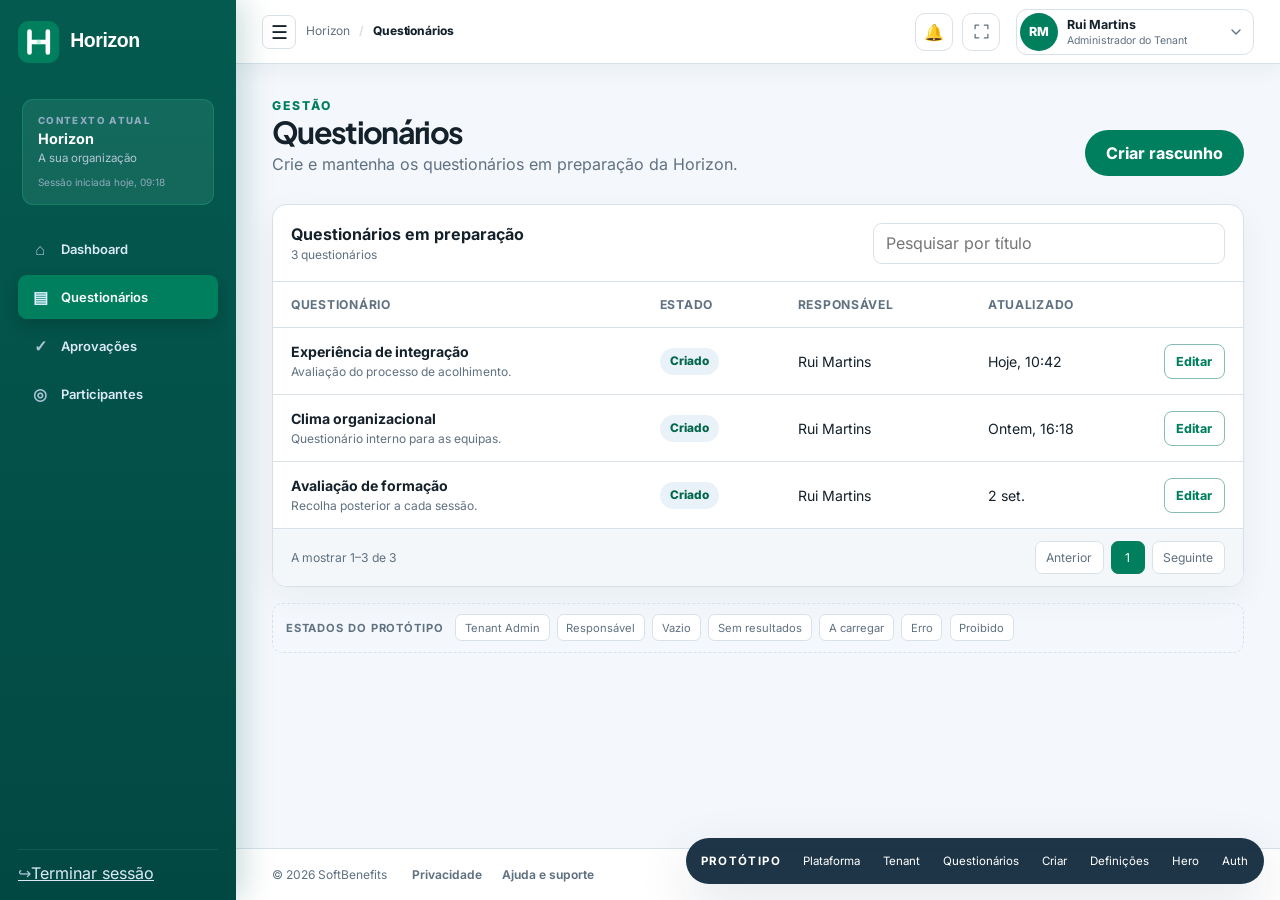
<file: questionarios.html>
<!DOCTYPE html>
<html lang="pt-PT">
<head>
  <meta charset="utf-8">
  <meta http-equiv="Cache-Control" content="no-cache, no-store, must-revalidate">
  <meta http-equiv="Pragma" content="no-cache">
  <meta http-equiv="Expires" content="0">
  <meta name="viewport" content="width=device-width, initial-scale=1">
  <title>Questionários — SurveyBenefits</title>
  <link rel="icon" type="image/png" href="assets/icon-surveybenefits.png?v=15">
  <link rel="stylesheet" href="assets/styles.css?v=64">
</head>
<body class="tenant">
  <div class="app-frame"><button class="menu-overlay" type="button" data-toggle-sidebar aria-label="Fechar navegação"></button>
    <aside class="sidebar">
      <div class="sidebar-cabecalho"><a class="marca" href="app.html?tenant=horizon"><img class="marca-completa marca-plataforma" src="assets/logo-oficial-negativo.png?v=17" alt="SurveyBenefits"><img class="marca-completa marca-tenant" src="assets/horizon-logo.svg?v=1" alt="Horizon"><img class="marca-simbolo marca-plataforma" src="assets/icon-surveybenefits.png?v=15" alt=""><img class="marca-simbolo marca-tenant" src="assets/horizon-mark.svg?v=1" alt="Horizon"></a><button class="fechar-menu" type="button" data-toggle-sidebar aria-label="Fechar navegação">×</button></div>
      <section class="contexto" aria-label="Contexto atual"><small>CONTEXTO ATUAL</small><strong class="tenant-name">Horizon</strong><span class="tenant-name">A sua organização</span><span class="ultimo-acesso">Sessão iniciada hoje, 09:18</span></section>
      <nav class="menu-principal" aria-label="Navegação administrativa">
        <a href="app.html?tenant=horizon"><span class="icone-menu">⌂</span><span class="texto-menu">Dashboard</span></a>
        <div class="tenant-links"><a class="active" href="questionarios.html?tenant=horizon"><span class="icone-menu">▤</span><span class="texto-menu">Questionários</span></a><a href="#"><span class="icone-menu">✓</span><span class="texto-menu">Aprovações</span></a><a href="#"><span class="icone-menu">◎</span><span class="texto-menu">Participantes</span></a></div>
      </nav>
      <div class="menu-secundario"><a href="login.html"><span class="icone-menu">↪</span><span class="texto-menu">Terminar sessão</span></a></div>
    </aside>
    <div class="app-main">
      <header class="topbar"><button class="alternar-menu" type="button" data-toggle-sidebar aria-label="Alternar menu principal" aria-expanded="true">☰</button><a class="marca-topbar" href="app.html?tenant=horizon"><img class="marca-topbar-completa marca-plataforma" src="assets/logo-oficial.jpg?v=17" alt="SurveyBenefits"><img class="marca-topbar-completa marca-tenant" src="assets/horizon-logo.svg?v=1" alt="Horizon"></a><div class="breadcrumb"><span>Horizon</span><b aria-hidden="true">/</b><strong>Questionários</strong></div><div class="acoes-topbar"><div class="topbar-utilities"><button class="notificacoes" type="button" aria-label="Notificações">🔔</button><button class="fullscreen-toggle" type="button" data-fullscreen-toggle aria-label="Maximizar ecrã" title="Maximizar ecrã"><svg viewBox="0 0 24 24" aria-hidden="true"><path d="M8 3H3v5M16 3h5v5M21 16v5h-5M3 16v5h5"/></svg></button></div><div class="conta"><button class="botao-conta" type="button" aria-label="Abrir menu de Rui Martins"><span class="avatar">RM</span><span class="identidade"><strong>Rui Martins</strong><small>Administrador do Tenant</small></span><span class="seta-conta" aria-hidden="true"><svg viewBox="0 0 24 24"><path d="m6 9 6 6 6-6"/></svg></span></button></div></div></header>
      <main class="app-content">
        <div class="questionarios-page">
          <header class="page-head"><div><div class="eyebrow">Gestão</div><h1>Questionários</h1><p>Crie e mantenha os questionários em preparação da Horizon.</p></div><a class="button" href="questionario.html?tenant=horizon">Criar rascunho</a></header>

          <section class="questionarios-card" data-questionnaire-list aria-labelledby="catalogo-title">
            <div class="questionarios-toolbar"><div><strong id="catalogo-title">Questionários em preparação</strong><small data-result-count>3 questionários</small></div><label class="questionarios-search"><span class="sr-only">Pesquisar por título</span><input type="search" placeholder="Pesquisar por título" data-questionnaire-search></label></div>
            <div class="questionarios-table-wrap" data-list-content>
              <table class="questionarios-table"><thead><tr><th>Questionário</th><th>Estado</th><th>Responsável</th><th>Atualizado</th><th><span class="sr-only">Ações</span></th></tr></thead><tbody>
                <tr data-questionnaire-row data-title="experiência de integração"><td data-label="Questionário"><strong>Experiência de integração</strong><small>Avaliação do processo de acolhimento.</small></td><td data-label="Estado"><span class="draft-pill">Criado</span></td><td data-label="Responsável">Rui Martins</td><td data-label="Atualizado">Hoje, 10:42</td><td data-label="Ações"><a class="row-action" href="questionario.html?tenant=horizon&amp;id=1">Editar</a></td></tr>
                <tr data-questionnaire-row data-title="clima organizacional"><td data-label="Questionário"><strong>Clima organizacional</strong><small>Questionário interno para as equipas.</small></td><td data-label="Estado"><span class="draft-pill">Criado</span></td><td data-label="Responsável">Rui Martins</td><td data-label="Atualizado">Ontem, 16:18</td><td data-label="Ações"><a class="row-action" href="questionario.html?tenant=horizon&amp;id=2">Editar</a></td></tr>
                <tr data-questionnaire-row data-title="avaliação de formação"><td data-label="Questionário"><strong>Avaliação de formação</strong><small>Recolha posterior a cada sessão.</small></td><td data-label="Estado"><span class="draft-pill">Criado</span></td><td data-label="Responsável">Rui Martins</td><td data-label="Atualizado">2 set.</td><td data-label="Ações"><a class="row-action" href="questionario.html?tenant=horizon&amp;id=3">Editar</a></td></tr>
              </tbody></table>
            </div>
            <div class="questionarios-state" data-list-state="empty" hidden><span aria-hidden="true">▤</span><h2>Ainda não existem questionários</h2><p>Crie o primeiro rascunho da Horizon para começar pelos seus dados iniciais.</p><a class="button" href="questionario.html?tenant=horizon">Criar rascunho</a></div>
            <div class="questionarios-state" data-list-state="no-results" hidden><span aria-hidden="true">⌕</span><h2>Sem resultados</h2><p>Não encontrámos questionários com este título.</p><button class="button secondary" type="button" data-clear-search>Limpar pesquisa</button></div>
            <div class="questionarios-state" data-list-state="loading" role="status" hidden><span class="loading-mark" aria-hidden="true"></span><h2>A carregar questionários…</h2><p>A obter os dados do Tenant.</p></div>
            <div class="questionarios-state" data-list-state="error" role="alert" hidden><span aria-hidden="true">!</span><h2>Não foi possível carregar</h2><p>Tente novamente. Se o problema continuar, contacte o suporte.</p><a class="button secondary" href="questionarios.html?tenant=horizon">Tentar novamente</a></div>
            <div class="questionarios-state" data-list-state="forbidden" role="alert" hidden><span aria-hidden="true">×</span><h2>Sem permissão</h2><p>A sua conta não tem permissão para consultar questionários.</p><a class="button secondary" href="app.html?tenant=horizon">Voltar ao dashboard</a></div>
            <footer class="questionarios-footer" data-list-footer><span>A mostrar 1–3 de 3</span><nav aria-label="Paginação"><button type="button" disabled>Anterior</button><strong aria-current="page">1</strong><button type="button" disabled>Seguinte</button></nav></footer>
          </section>

          <nav class="prototype-states" aria-label="Estados simulados"><strong>ESTADOS DO PROTÓTIPO</strong><a href="questionarios.html?tenant=horizon">Tenant Admin</a><a href="questionarios.html?tenant=horizon&amp;role=owner">Responsável</a><a href="questionarios.html?tenant=horizon&amp;state=empty">Vazio</a><a href="questionarios.html?tenant=horizon&amp;state=no-results">Sem resultados</a><a href="questionarios.html?tenant=horizon&amp;state=loading">A carregar</a><a href="questionarios.html?tenant=horizon&amp;state=error">Erro</a><a href="questionarios.html?tenant=horizon&amp;state=forbidden">Proibido</a></nav>
        </div>
      </main>
      <footer class="rodape-app"><span>© <span data-year></span> SoftBenefits</span><nav aria-label="Informação"><a href="privacidade.html">Privacidade</a><a href="suporte.html">Ajuda e suporte</a></nav></footer>
    </div>
  </div>
  <nav class="prototype-nav" aria-label="Navegação do protótipo"><strong>PROTÓTIPO</strong><a href="app.html">Plataforma</a><a href="app.html?tenant=horizon">Tenant</a><a href="questionarios.html?tenant=horizon">Questionários</a><a href="questionario.html?tenant=horizon">Criar</a><a href="definicoes-pessoais.html?tenant=horizon">Definições</a><a href="index.html">Hero</a><a href="login.html">Auth</a></nav>
  <script src="assets/site.js?v=14"></script>
</body>
</html>
</file>
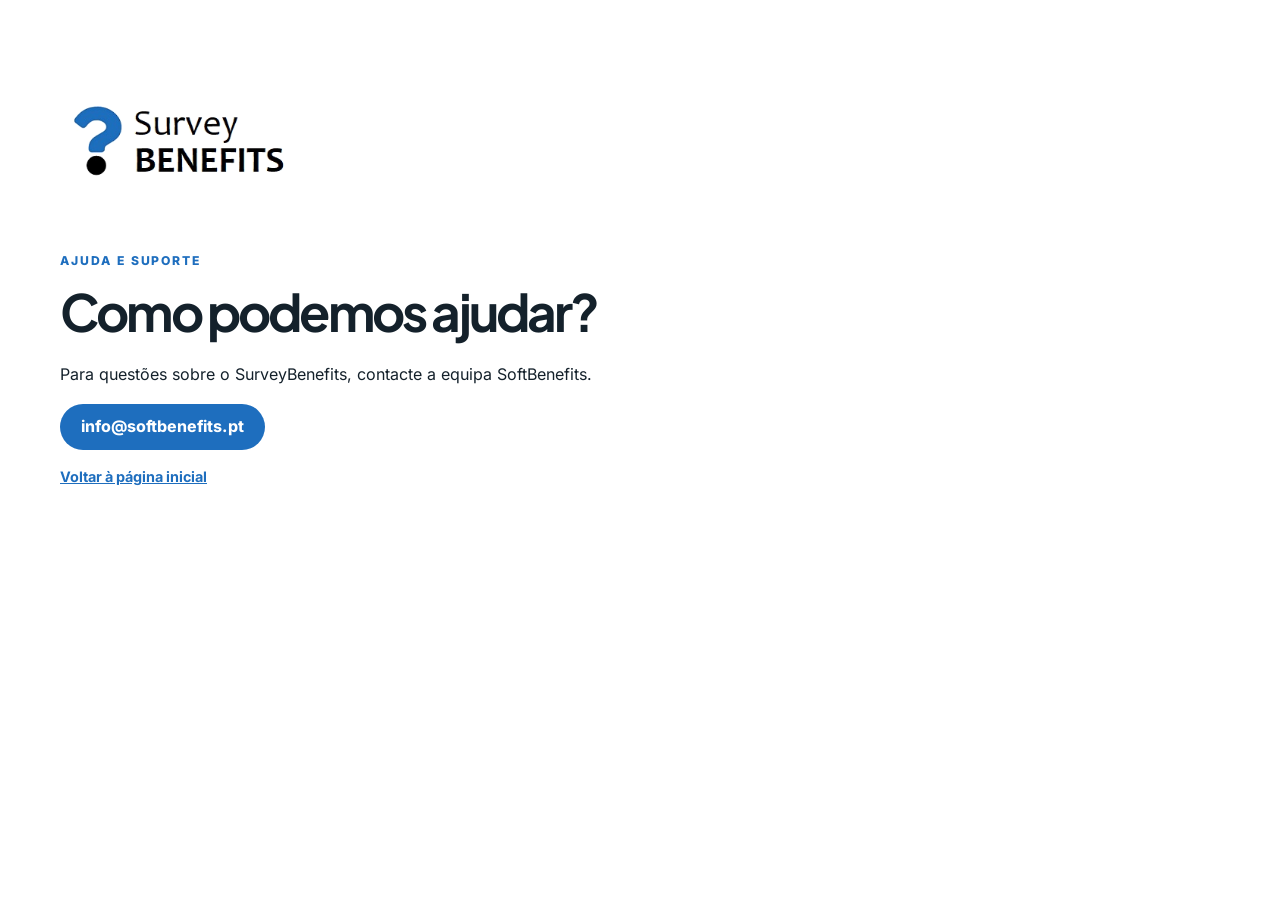
<file: suporte.html>
<!DOCTYPE html><html lang="pt-PT"><head><meta charset="utf-8"><meta http-equiv="Cache-Control" content="no-cache, no-store, must-revalidate"><meta http-equiv="Pragma" content="no-cache"><meta http-equiv="Expires" content="0"><meta name="viewport" content="width=device-width, initial-scale=1"><title>Ajuda e suporte — SurveyBenefits</title><link rel="icon" type="image/png" href="assets/icon-surveybenefits.png?v=15"><link rel="stylesheet" href="assets/styles.css?v=3"></head><body><main class="section"><div class="container"><a href="index.html"><img class="logo" src="assets/logo-oficial-transparente.png?v=10" alt="SurveyBenefits"></a><div class="section-lead content-intro"><div class="eyebrow">Ajuda e suporte</div><h1 class="page-title-compact">Como podemos ajudar?</h1><p>Para questões sobre o SurveyBenefits, contacte a equipa SoftBenefits.</p><p><a class="button" href="mailto:info@softbenefits.pt">info@softbenefits.pt</a></p><a class="small-link" href="index.html">Voltar à página inicial</a></div></div></main><script src="assets/site.js?v=3"></script></body></html>
</file>
<file: assets/styles.css>
@font-face { font-family: Inter; src: url("fonts/inter-variable.woff2") format("woff2"); font-weight: 100 900; font-display: swap; }
@font-face { font-family: "Plus Jakarta Sans"; src: url("fonts/plus-jakarta-sans-variable.woff2") format("woff2"); font-weight: 200 800; font-display: swap; }

:root {
  --primary: #1e6ebe;
  --primary-hover: #185a9c;
  /* Inputs e tokens do contexto Plataforma. O shell autenticado consome aliases semânticos. */
  --brand-primary: #1e6ebe;
  --brand-on-primary: #fff;
  --brand-hover: #185a9c;
  --brand-soft: color-mix(in srgb, var(--brand-primary) 10%, var(--paper));
  --brand-tint: color-mix(in srgb, var(--brand-primary) 5%, var(--paper));
  --brand-focus: color-mix(in srgb, var(--brand-primary) 60%, white);
  --brand-sidebar: #0b2438;
  --brand-sidebar-deep: #071a2a;
  --navy: #0b2438;
  --surface: #f4f7fa;
  --paper: #fff;
  --text: #14212b;
  --muted: #607181;
  --border: #d8e1e8;
  --radius: 16px;
  --shadow: 0 20px 55px rgba(11, 36, 56, .12);
  font-family: Inter, "Segoe UI", sans-serif;
  color: var(--text);
  background: var(--paper);
}

* { box-sizing: border-box; }
html { scroll-behavior: smooth; }
body { --accent: var(--brand-primary); --accent-hover: var(--brand-hover); --accent-soft: var(--brand-soft); --accent-tint: var(--brand-tint); --toast-success: var(--primary); --sidebar: var(--brand-sidebar); --sidebar-deep: var(--brand-sidebar-deep); margin: 0; background: var(--paper); color: var(--text); overflow-x: hidden; }
body.dark { --paper: #10202b; --surface: #152b39; --text: #eef5f8; --muted: #aec0ca; --border: #284452; --brand-soft: color-mix(in srgb, var(--brand-primary) 19%, var(--surface)); --brand-tint: color-mix(in srgb, var(--brand-primary) 10%, var(--paper)); --brand-focus: color-mix(in srgb, var(--brand-primary) 72%, white); }
/* O Tenant fornece só a cor principal; os restantes tokens são derivados pelo template. */
body.tenant { --brand-primary: #007f5f; --brand-hover: color-mix(in srgb, var(--brand-primary) 80%, black); --brand-sidebar: color-mix(in srgb, var(--brand-primary) 60%, #0b2438); --brand-sidebar-deep: color-mix(in srgb, var(--brand-primary) 45%, #041b2a); }
a { color: inherit; }
button, input { font: inherit; }
button, .button { cursor: pointer; }
:focus-visible { outline: 3px solid var(--brand-focus); outline-offset: 3px; }
.container { width: min(1160px, calc(100% - 40px)); margin-inline: auto; }
.eyebrow { color: var(--primary); font-size: .76rem; font-weight: 800; letter-spacing: .16em; text-transform: uppercase; }
h1, h2, h3, .brand { font-family: "Plus Jakarta Sans", Inter, sans-serif; }
h1 { font-size: clamp(2.6rem, 6vw, 5.6rem); line-height: .98; letter-spacing: -.055em; margin: 18px 0 24px; }
h2 { font-size: clamp(2rem, 3.2vw, 3.3rem); letter-spacing: -.04em; margin: 0 0 18px; }
p { line-height: 1.7; }
.button { display: inline-flex; align-items: center; justify-content: center; gap: 8px; min-height: 46px; padding: 0 20px; border-radius: 999px; border: 1px solid transparent; background: var(--primary); color: white; font-weight: 750; text-decoration: none; }
.button:hover { background: var(--primary-hover); }
.button.secondary { background: transparent; color: var(--text); border-color: var(--border); }
.button.secondary:hover { background: var(--surface); }
.site-header { position: absolute; z-index: 3; top: 0; left: 0; right: 0; padding: 26px 0; color: white; }
.site-header .container, .top-nav, .actions, .prototype-nav { display: flex; align-items: center; }
.site-header .container { justify-content: space-between; gap: 30px; }
.logo { width: 238px; height: auto; display: block; border-radius: 3px; }
.top-nav { gap: 28px; }
.top-nav a { font-size: .9rem; font-weight: 650; text-decoration: none; }
.hero { min-height: 780px; display: grid; align-items: center; position: relative; color: white; overflow: hidden; background: var(--navy); }
.hero::before { content: ""; position: absolute; inset: 0; background: linear-gradient(90deg, rgba(5,25,38,.93) 0%, rgba(5,25,38,.72) 45%, rgba(5,25,38,.08) 78%), url("images/plataforma-hero.png") center/cover; }
.hero::after { content: ""; position: absolute; width: 520px; height: 520px; right: -150px; bottom: -280px; border: 1px solid rgba(255,255,255,.28); border-radius: 50%; box-shadow: 0 0 0 90px rgba(255,255,255,.04), 0 0 0 180px rgba(255,255,255,.025); }
.hero-content { position: relative; z-index: 1; max-width: 780px; padding: 145px 0 80px; }
.hero p { max-width: 660px; font-size: 1.12rem; color: rgba(255,255,255,.8); }
.hero .eyebrow { color: #91cfff; }
.actions { gap: 12px; flex-wrap: wrap; margin-top: 32px; }
.hero .button.secondary { color: white; border-color: rgba(255,255,255,.4); }
.hero .button.secondary:hover { background: rgba(30,110,190,.28); color: white; border-color: rgba(145,207,255,.9); box-shadow: 0 8px 24px rgba(5,25,38,.3); }
.section { padding: 100px 0; }
.section.cta-section { padding-block: 52px; }
.section.tint { background: var(--surface); }
.section-lead { max-width: 720px; margin-bottom: 44px; }
#plataforma .section-lead { max-width: 980px; }
#plataforma .section-lead p { max-width: 900px; }
.grid-3 { display: grid; grid-template-columns: repeat(3, 1fr); gap: 22px; }
.card { padding: 30px; border: 1px solid var(--border); border-radius: var(--radius); background: var(--paper); }
.card .number { color: var(--primary); font-weight: 800; }
.card h3 { font-size: 1.2rem; }
.feature-list { display: grid; grid-template-columns: repeat(2, 1fr); gap: 14px; padding: 0; list-style: none; }
.feature-list li { padding: 18px 20px; border-left: 3px solid var(--primary); background: var(--surface); }
.cta { color: white; background: var(--navy); border-radius: 28px; padding: 42px 58px; display: flex; justify-content: space-between; align-items: center; gap: 40px; }
.cta h2 { margin: 0; max-width: 700px; }
.cta .button { min-width: 240px; white-space: nowrap; flex-shrink: 0; }
.content-footer { border-top: 1px solid var(--border); min-height: 68px; display: flex; align-items: center; color: var(--muted); font-size: .82rem; }
.footer-row { display: flex; align-items: center; gap: 14px; flex-wrap: wrap; }
.footer-row .logo { width: 132px; color: var(--text); }
.footer-row a { text-decoration: none; }
.tenant-name, .tenant-links { display: none; }
.tenant .platform-name, .tenant .platform-links { display: none; }
.tenant .tenant-name { display: block; }
.tenant .tenant-links { display: inline-flex; }
.tenant .side-nav .tenant-links { display: block; }
.tenant .app-content .eyebrow { color: var(--accent); }
.tenant .app-shell .button { background: var(--accent); }
.tenant .app-frame .button { background: var(--accent); }
.tenant .menu-principal .platform-links { display: none; }
.tenant .menu-principal .tenant-links { display: grid; gap: .28rem; }

.auth-background { min-height: 100vh; padding: 30px 20px; background: radial-gradient(circle at 80% 10%, rgba(30,110,190,.22), transparent 32%), var(--navy); }
.auth-page { width: min(1120px, 100%); min-height: min(720px, calc(100vh - 60px)); margin: auto; display: grid; grid-template-columns: minmax(0,1.08fr) minmax(390px,.92fr); overflow: hidden; background: var(--surface); border: 1px solid rgba(255,255,255,.18); border-radius: 30px; box-shadow: 0 30px 90px rgba(0,0,0,.34); }
.auth-visual { color: white; position: relative; padding: clamp(36px,5vw,62px); background: linear-gradient(0deg, rgba(7,35,52,.84), rgba(7,35,52,.24)), url("images/plataforma-hero.png") center/cover; display: flex; flex-direction: column; justify-content: space-between; }
.auth-story { min-width: 0; display: grid; gap: 18px; }
.auth-story .eyebrow { width: fit-content; justify-self: center; padding: 8px 11px; color: #d8efff; background: rgba(5,25,38,.72); border: 1px solid rgba(145,207,255,.42); border-radius: 999px; text-align: center; text-shadow: 0 1px 8px rgba(0,0,0,.55); }
.auth-visual blockquote { max-width: 560px; font-family: "Plus Jakarta Sans", sans-serif; font-size: clamp(2.35rem, 4vw, 4rem); line-height: 1.04; letter-spacing: -.045em; margin: 0; }
.auth-story > p { width: 100%; max-width: 520px; margin: 0; padding: 10px 14px; overflow-wrap: anywhere; color: #fff; background: rgba(5,25,38,.56); border-left: 3px solid #69baff; border-radius: 0 10px 10px 0; font-weight: 550; text-shadow: 0 1px 8px rgba(0,0,0,.45); }
.auth-highlights { display: grid; grid-template-columns: 1fr; gap: 16px; margin-top: 8px; }
.auth-highlight { min-width: 0; display: flex; align-items: center; gap: 9px; color: rgba(255,255,255,.92); }
.auth-highlight i { width: 30px; height: 30px; flex: 0 0 30px; display: grid; place-items: center; color: #0b2438; background: #d8efff; border: 2px solid rgba(255,255,255,.78); border-radius: 50%; box-shadow: 0 4px 12px rgba(0,0,0,.2); font-style: normal; font-weight: 900; }
.auth-highlight span { min-width: 0; display: grid; gap: 1px; }
.auth-highlight strong { font-size: .8rem; line-height: 1.2; }
.auth-highlight small { color: rgba(255,255,255,.72); font-size: .68rem; line-height: 1.3; }
.auth-visual > small { width: fit-content; }
.auth-visual > small a { display: inline-flex; align-items: center; gap: 7px; padding: 8px 12px; color: white; background: rgba(5,25,38,.68); border: 1px solid rgba(255,255,255,.3); border-radius: 999px; font-weight: 700; text-decoration: none; box-shadow: 0 6px 18px rgba(0,0,0,.16); backdrop-filter: blur(8px); }
.auth-visual > small a:hover { background: rgba(30,110,190,.78); border-color: rgba(255,255,255,.65); }
.auth-panel { min-width: 0; display: grid; place-items: center; padding: clamp(34px,4vw,58px); background: var(--paper); }
.auth-card { width: min(440px, 100%); min-width: 0; }
.auth-card .logo { width: 230px; color: var(--navy); margin-bottom: 54px; }
.auth-card h1 { font-size: 2.35rem; letter-spacing: -.04em; }
.auth-intro { margin: .7rem 0 .15rem; padding: .6rem .75rem; color: var(--muted); background: color-mix(in srgb, var(--primary) 7%, var(--paper)); border-left: 3px solid var(--primary); border-radius: 0 .5rem .5rem 0; font-size: .9rem; font-weight: 700; line-height: 1.4; }
.field { display: grid; gap: 7px; margin: 20px 0; font-weight: 650; font-size: .9rem; }
.field input { width: 100%; min-height: 50px; border: 1px solid var(--border); border-radius: 10px; padding: 0 14px; background: var(--paper); color: var(--text); }
.password-control { position: relative; display: block; }
.password-control input { padding-right: 52px; }
.password-toggle { position: absolute; top: 50%; right: 8px; width: 38px; height: 38px; padding: 8px; border: 0; border-radius: 8px; background: transparent; color: var(--muted); transform: translateY(-50%); cursor: pointer; }
.password-toggle:hover { background: var(--surface); color: var(--text); }
.password-toggle:focus-visible { outline: 3px solid color-mix(in srgb, var(--primary) 35%, transparent); outline-offset: 1px; }
.password-toggle svg { display: block; width: 100%; height: 100%; fill: none; stroke: currentColor; stroke-width: 1.8; }
.password-toggle[aria-pressed="true"]::after { content: ""; position: absolute; left: 8px; right: 8px; top: 18px; height: 2px; background: currentColor; transform: rotate(-42deg); }
.auth-card .button { width: 100%; border: 0; }
.small-link { color: var(--primary); font-weight: 700; font-size: .9rem; }
.auth-divider { display: flex; align-items: center; gap: 14px; margin: 22px 0; color: var(--muted); font-size: .8rem; text-transform: uppercase; letter-spacing: .08em; }
.auth-divider::before, .auth-divider::after { content: ""; height: 1px; flex: 1; background: var(--border); }
.auth-alternative { background: color-mix(in srgb, var(--primary) 10%, var(--paper)) !important; color: var(--primary) !important; border-color: color-mix(in srgb, var(--primary) 50%, var(--border)) !important; }
.auth-alternative:hover { background: color-mix(in srgb, var(--primary) 18%, var(--paper)) !important; border-color: var(--primary) !important; box-shadow: 0 8px 22px color-mix(in srgb, var(--primary) 18%, transparent); }
.auth-info { display: grid; gap: 3px; margin: 16px 0 4px; padding: 12px 14px; color: var(--text); background: color-mix(in srgb, var(--primary) 8%, var(--paper)); border-left: 3px solid var(--primary); border-radius: 0 10px 10px 0; font-size: .82rem; }
.auth-info span { color: var(--muted); }
.auth-card .auth-back { margin-top: 12px; }
.auth-card .auth-alternative { border: 1px solid var(--border); }
.notice { margin: 20px 0; padding: 15px; background: #e9f4ff; color: #164c78; border-radius: 10px; }

.app-shell { min-height: 100vh; display: grid; grid-template-columns: 236px minmax(0, 1fr); background: var(--surface); }
.sidebar { position: fixed; inset: 0 auto 0 0; width: 236px; background: var(--sidebar); color: white; display: grid; grid-template-rows: auto 1fr auto; transition: width .2s ease; z-index: 4; }
.menu-overlay, .sidebar-close { display: none; }
.sidebar-head { padding: 25px 18px 0; }
.sidebar-head .logo { width: 100%; max-width: 205px; }
.sidebar-head .logo-symbol { display: none; width: 48px; height: 48px; margin-inline: auto; padding: 5px; border: 1px solid rgba(255,255,255,.72); border-radius: 50%; background: rgba(255,255,255,.96); box-shadow: 0 5px 16px rgba(0,0,0,.18); object-fit: contain; object-position: center; }
.sidebar-context { display: grid; gap: 4px; margin: 20px 4px 22px; padding: 15px; background: rgba(255,255,255,.055); border: 1px solid rgba(255,255,255,.07); border-radius: 12px; }
.context-label { font-size: .68rem; text-transform: uppercase; letter-spacing: .14em; color: rgba(255,255,255,.58); }
.context-name { font-weight: 750; line-height: 1.25; margin-top: 5px; }
.context-session { display: grid; gap: 3px; margin-top: 12px; padding-top: 4px; color: rgba(255,255,255,.66); font-size: .72rem; line-height: 1.4; }
.context-session strong { color: white; font-size: .8rem; }
.side-nav { display: grid; align-content: start; gap: 5px; overflow-y: auto; padding: 0 18px; scrollbar-width: thin; scrollbar-color: rgba(255,255,255,.25) transparent; }
.side-nav a { min-height: 42px; display: flex; gap: 12px; align-items: center; padding: 0 12px; margin: 0; border-radius: 7px; color: rgba(255,255,255,.72); text-decoration: none; font-size: .82rem; font-weight: 650; }
.side-nav a.active, .side-nav a:hover { background: color-mix(in srgb, var(--accent) 60%, transparent); color: white; box-shadow: 0 7px 17px rgba(0,0,0,.14); }
.nav-icon { width: 17px; text-align: center; font-size: 1rem; }
.sidebar-foot { padding: 15px 18px 17px; border-top: 1px solid rgba(255,255,255,.08); }
.sidebar-foot button { width: 100%; display: flex; align-items: center; gap: 11px; background: rgba(255,255,255,.07); color: white; border: 1px solid rgba(255,255,255,.15); border-radius: 10px; text-align: left; padding: 12px 14px; font-weight: 700; }
.sidebar-foot button:hover { background: rgba(255,255,255,.14); border-color: rgba(255,255,255,.28); }
.logout-icon { font-size: 1.05rem; }
.app-main { grid-column: 2; min-width: 0; }
.app-topbar { height: 64px; padding: 0 26px; background: color-mix(in srgb, var(--paper) 96%, transparent); border-bottom: 1px solid var(--border); box-shadow: 0 4px 16px rgba(11,36,56,.06); display: flex; align-items: center; justify-content: flex-start; position: sticky; top: 0; z-index: 30; backdrop-filter: blur(12px); }
.mobile-brand { display: none; }
.breadcrumb { display: inline-flex; align-items: center; gap: 10px; margin-left: 0; color: var(--muted); font-size: .9rem; letter-spacing: -.01em; white-space: nowrap; }
.breadcrumb i { color: var(--border); font-size: 1.2em; font-style: normal; }
.breadcrumb strong { color: var(--text); font-weight: 750; }
.profile { display: flex; align-items: center; gap: 10px; margin-left: auto; }
.notification, .fullscreen-toggle { width: 38px; height: 38px; display: inline-grid; place-items: center; border: 1px solid var(--border); border-radius: 10px; background: var(--paper); }
.notification:hover, .fullscreen-toggle:hover { background: var(--surface); border-color: color-mix(in srgb, var(--accent) 45%, var(--border)); }
.fullscreen-toggle svg { width: 17px; height: 17px; fill: none; stroke: var(--muted); stroke-width: 1.8; stroke-linecap: round; stroke-linejoin: round; }
.fullscreen-toggle:hover svg { stroke: var(--accent); }
.profile-button { min-height: 44px; display: flex; align-items: center; gap: 9px; padding: 3px 7px 3px 3px; border: 1px solid var(--border); border-radius: 11px; background: var(--paper); color: var(--text); text-align: left; box-shadow: 0 5px 16px rgba(11,36,56,.06); }
.profile-button:hover { border-color: color-mix(in srgb, var(--accent) 45%, var(--border)); background: var(--surface); }
.profile-copy { display: grid; gap: 2px; min-width: 150px; }
.profile-copy small { color: var(--muted); }
.profile-chevron { width: 8px; height: 8px; margin: -4px 2px 0 5px; border-right: 2px solid var(--muted); border-bottom: 2px solid var(--muted); transform: rotate(45deg); }
.avatar { width: 38px; height: 38px; overflow: hidden; flex: 0 0 38px; border-radius: 50%; background: var(--accent); color: white; display: grid; place-items: center; font-size: .78rem; font-weight: 800; }
.avatar img { width: 100%; height: 100%; display: block; object-fit: cover; }
.app-content { width: min(1380px, 100%); padding: 34px 36px 60px; margin: 0 auto; }
.page-head { display: flex; justify-content: space-between; align-items: end; gap: 20px; margin-bottom: 28px; }
.page-head h1 { font-size: 1.9rem; margin: 4px 0; }
.metrics { display: grid; grid-template-columns: repeat(4, 1fr); gap: 16px; }
.metric { background: var(--paper); border: 1px solid var(--border); border-radius: 14px; padding: 20px; }
.metric strong { display: block; font: 700 2rem "Plus Jakarta Sans", sans-serif; margin: 7px 0; }
.table-card { margin-top: 20px; background: var(--paper); border: 1px solid var(--border); border-radius: 14px; overflow: hidden; }
.toolbar { display: flex; justify-content: space-between; gap: 15px; padding: 17px; border-bottom: 1px solid var(--border); }
.search { min-height: 40px; min-width: min(360px, 60vw); border: 1px solid var(--border); border-radius: 9px; padding: 0 12px; background: var(--paper); color: var(--text); }
table { border-collapse: collapse; width: 100%; }
th, td { text-align: left; padding: 15px 18px; border-bottom: 1px solid var(--border); font-size: .88rem; }
th { color: var(--muted); font-size: .76rem; text-transform: uppercase; letter-spacing: .06em; }
.pill { display: inline-flex; padding: 5px 9px; border-radius: 999px; background: #e8f7f0; color: #176746; font-weight: 750; font-size: .76rem; }
.app-footer { padding: 0 30px; background: var(--paper); }
.impersonation { position: sticky; top: 0; z-index: 5; background: #7b2cbf; color: white; min-height: 48px; padding: 10px 28px; display: none; align-items: center; justify-content: space-between; gap: 20px; }
.impersonating .impersonation { display: flex; }
.impersonating .sidebar { top: 48px; }
.app-shell.collapsed { grid-template-columns: 72px minmax(0, 1fr); }
.app-shell.collapsed .sidebar { width: 72px; }
.app-shell.collapsed .sidebar-head { padding: 20px 14px; border-bottom: 0; }
.app-shell.collapsed .logo-full { display: none; }
.app-shell.collapsed .sidebar-head .logo-symbol { display: block; }
.app-shell.collapsed .sidebar-context { display: none; }
.app-shell.collapsed .side-nav a { justify-content: center; padding-inline: 10px; }
.app-shell.collapsed .side-nav a span:not(.nav-icon) { display: none; }
.app-shell.collapsed .sidebar-foot { padding: 12px; }
.app-shell.collapsed .sidebar-foot button { justify-content: center; padding-inline: 8px; }
.app-shell.collapsed .sidebar-foot button span:not(.logout-icon) { display: none; }
.prototype-nav { position: fixed; right: 16px; bottom: 16px; z-index: 20; max-width: calc(100vw - 32px); gap: 7px; padding: 8px; border-radius: 999px; background: rgba(11,36,56,.92); box-shadow: var(--shadow); color: white; font-size: .72rem; }
.prototype-nav strong { padding: 0 7px; letter-spacing: .12em; }
.prototype-nav a, .prototype-nav button { color: white; background: transparent; border: 0; padding: 8px; border-radius: 999px; text-decoration: none; }
.prototype-nav a:hover, .prototype-nav button:hover { background: rgba(255,255,255,.12); }
.shell-toggle { width: 34px; height: 34px; display: inline-grid; place-items: center; border: 1px solid var(--border); border-radius: 7px; background: var(--paper); color: var(--text); font-size: 1rem; }
.shell-toggle:hover { background: var(--surface); border-color: color-mix(in srgb, var(--accent) 40%, var(--border)); }
.shell-toggle-edge { flex: 0 0 auto; margin: 0 10px 0 0; box-shadow: none; }
.inline-row { display: flex; align-items: center; gap: 14px; }
.content-intro { margin-top: 70px; }
.page-title-compact { font-size: 3.2rem; }

@media (max-width: 900px) {
  .top-nav a:not(.button) { display: none; }
  .hero { min-height: 690px; }
  .grid-3, .metrics { grid-template-columns: repeat(2, 1fr); }
  .feature-list { grid-template-columns: 1fr; }
  .auth-background { padding: 22px; }
  .auth-page { min-width: 0; min-height: 0; grid-template-columns: minmax(0,1fr); gap: 22px; overflow: visible; background: transparent; border: 0; border-radius: 0; box-shadow: none; }
  .auth-visual, .auth-panel { overflow: hidden; border: 1px solid rgba(255,255,255,.72); border-radius: 26px; box-shadow: 0 24px 70px rgba(0,0,0,.26); }
  .auth-visual { min-height: 430px; padding: 34px; }
  .auth-story { gap: 13px; }
  .auth-visual blockquote { max-width: 15ch; font-size: clamp(2.2rem, 6vw, 3.2rem); }
  .auth-story > p { max-width: 600px; padding-block: 8px; font-size: .9rem; }
  .auth-highlights { grid-template-columns: 1fr; gap: 14px; margin-top: 2px; }
  .app-shell { grid-template-columns: 1fr; }
  .app-shell.collapsed { grid-template-columns: 1fr; }
  .sidebar { z-index: 40; transform: translateX(-100%); box-shadow: var(--shadow); }
  .sidebar.open { transform: translateX(0); }
  .menu-overlay { position: fixed; z-index: 35; inset: 0; display: none; border: 0; background: rgba(5,25,38,.62); }
  .app-shell.sidebar-open .menu-overlay { display: block; }
  .sidebar-close { display: inline-grid; grid-column: 2; place-items: center; width: 34px; height: 34px; border: 0; border-radius: 7px; color: white; background: rgba(255,255,255,.08); font-size: 1.45rem; line-height: 1; }
  .sidebar-head { display: grid; grid-template-columns: minmax(0, 1fr) auto; align-items: start; column-gap: 10px; }
  .sidebar-head > a { grid-column: 1; min-width: 0; }
  .sidebar-head .logo { width: min(156px, 100%); }
  .sidebar-context { grid-column: 1 / -1; }
  .app-shell.collapsed .sidebar.open { width: 236px; }
  .app-shell.collapsed .sidebar.open .sidebar-head { padding: 25px 18px 20px; border-bottom: 1px solid rgba(255,255,255,.12); }
  .app-shell.collapsed .sidebar.open .logo-full { display: block; }
  .app-shell.collapsed .sidebar.open .sidebar-head .logo-symbol { display: none; }
  .app-shell.collapsed .sidebar.open .sidebar-context { display: grid; }
  .app-shell.collapsed .sidebar.open .side-nav a { justify-content: flex-start; padding-inline: 14px; }
  .app-shell.collapsed .sidebar.open .side-nav a span:not(.nav-icon) { display: inline; }
  .app-shell.collapsed .sidebar.open .sidebar-foot { padding: 16px; }
  .app-shell.collapsed .sidebar.open .sidebar-foot button { justify-content: flex-start; padding-inline: 14px; }
  .app-shell.collapsed .sidebar.open .sidebar-foot button span:not(.logout-icon) { display: inline; }
  .app-main { grid-column: 1; }
  .shell-toggle { display: inline-grid; }
  .app-topbar { height: auto; min-height: 112px; padding-top: 10px; padding-bottom: 0; display: grid; grid-template-rows: 62px 40px; align-items: stretch; }
  .shell-toggle-edge { position: static; margin: 0; }
  .app-topbar .shell-toggle-edge { position: static; z-index: auto; }
}

/* Estrutura do shell alinhada com o template responsivo do PescaLog. */
@media (max-width: 820px) {
  .app-topbar { min-height: 88px; height: 88px; display: grid; grid-template-columns: 34px 116px minmax(0, 1fr) auto; grid-template-rows: 55px 33px; column-gap: 10px; align-items: stretch; padding: 0 14px; }
  .mobile-brand { grid-column: 2; grid-row: 1; display: flex; align-items: center; margin: 0; }
  .mobile-brand img { width: 116px; height: 38px; }
  .profile { grid-column: 4; grid-row: 1; align-self: center; margin-left: 0; }
  .app-topbar .shell-toggle-edge { position: static; grid-column: 1; grid-row: 1; align-self: center; z-index: auto; width: 34px; height: 34px; margin: 0; }
  .breadcrumb { grid-column: 1 / -1; grid-row: 2; align-self: stretch; display: flex; gap: 8px; margin-left: 0; padding: 0 4px; overflow: hidden; border-top: 1px solid var(--border); }
}

@media (max-width: 620px) {
  .container { width: min(100% - 26px, 1160px); }
  .site-header { padding: 18px 0; }
  .site-header .logo { width: 190px; }
  .hero { min-height: 720px; }
  .section { padding: 72px 0; }
  .grid-3, .metrics { grid-template-columns: 1fr; }
  .cta { padding: 34px 26px; align-items: flex-start; flex-direction: column; }
  .cta .button { width: 100%; }
  .auth-background { padding: 14px; }
  .auth-page { gap: 14px; }
  .auth-visual, .auth-panel { border-radius: 20px; }
  .auth-visual { min-height: 360px; display: flex; padding: 26px; }
  .auth-story { gap: 10px; }
  .auth-story .eyebrow { padding: 6px 9px; font-size: .64rem; }
  .auth-visual blockquote { max-width: 14ch; font-size: 2.15rem; }
  .auth-story > p { padding: 7px 10px; font-size: .82rem; line-height: 1.5; }
  .auth-highlights { grid-template-columns: 1fr; gap: 8px; }
  .auth-highlight strong { font-size: .76rem; }
  .auth-highlight small { font-size: .65rem; }
  .auth-visual > small { margin-top: 1rem; font-size: .72rem; }
  .auth-panel { padding: 28px; }
  .auth-card .logo { width: min(230px, 100%); }
  .auth-panel { padding: 24px; }
  .auth-card .logo { margin-bottom: 36px; }
  .app-content, .app-footer { padding-left: 18px; padding-right: 18px; }
  .profile-copy, .profile-chevron { display: none; }
  .profile-button { min-height: 44px; padding: 3px; border: 0; box-shadow: none; }
  .avatar { width: 40px; height: 40px; flex-basis: 40px; }
  .app-content { padding: 25px 16px 92px; }
  .page-head { align-items: flex-start; flex-direction: column; }
  .table-card { overflow-x: auto; }
  .footer-row { justify-content: center; text-align: center; }
  .prototype-nav { left: 10px; right: 10px; overflow-x: auto; justify-content: flex-start; }
}

@media (max-width: 420px) {
  .app-topbar { padding-left: 14px; padding-right: 14px; }
  .breadcrumb { font-size: .82rem; }
  .profile { gap: 4px; }
  .page-head h1 { font-size: 1.8rem; }
  .page-head p { font-size: .95rem; line-height: 1.5; }
  .app-content { padding-top: 25px; }
  .metric { padding: 18px; }
  .metric strong { font-size: 1.8rem; }
}

@media (prefers-reduced-motion: reduce) {
  *, *::before, *::after { scroll-behavior: auto !important; transition-duration: .01ms !important; animation-duration: .01ms !important; }
}

/* Shell transposto diretamente do template autenticado do PescaLog.
   No Survey mudam apenas identidade, conteúdo, cor e o botão de ecrã inteiro. */
.app-frame { min-height:100vh; display:grid; grid-template-columns:236px minmax(0,1fr); background:var(--surface); transition:grid-template-columns .22s ease; }
.app-frame .sidebar { position:sticky; z-index:40; top:0; width:auto; height:100vh; display:flex; flex-direction:column; padding:14px 18px 17px; overflow-x:hidden; overflow-y:auto; color:#dceaf5; background:var(--sidebar); box-shadow:.5rem 0 1.8rem color-mix(in srgb,var(--sidebar) 20%,transparent); transform:none; }
.sidebar-cabecalho { min-height:3.5rem; display:flex; align-items:center; justify-content:space-between; padding:0; }
.marca { display:flex; align-items:center; }.marca-completa { width:10.75rem; height:2.7rem; object-fit:contain; object-position:left center; }.marca-simbolo { display:none; width:2.8rem; height:2.8rem; object-fit:contain; }.fechar-menu { display:none; color:#fff; background:transparent; border:0; font-size:1.6rem; }
.contexto { display:grid; gap:4px; margin:1.8rem 4px 22px; padding:15px; border:1px solid rgba(255,255,255,.08); border-radius:.7rem; background:rgba(255,255,255,.055); }.contexto small { color:#8eabc3; font-size:.61rem; font-weight:800; letter-spacing:.14em; }.contexto strong { color:#fff; font-size:.9rem; }.contexto span { color:#b4c6d5; font-size:.72rem; }.contexto .ultimo-acesso { margin-top:6px; color:#91aabd; font-size:10px; line-height:1.4; }
.menu-principal,.menu-secundario { display:grid; gap:.28rem; }.menu-principal a,.menu-secundario button { min-height:2.75rem; display:flex; align-items:center; gap:.72rem; width:100%; padding:0 .78rem; color:#dceaf5; border:0; border-radius:.55rem; background:transparent; font-size:13px; font-weight:600; text-align:left; text-decoration:none; white-space:nowrap; }.menu-principal a:hover,.menu-secundario button:hover { color:#fff; background:rgba(255,255,255,.07); }.menu-principal a.active { color:#fff; background:var(--accent); box-shadow:0 .4rem 1rem rgba(0,0,0,.16); }.icone-menu { width:1.2rem; color:#a8c2d6; font-size:1rem; text-align:center; }.active .icone-menu { color:#d8efff; }.menu-secundario { margin-top:auto; padding-top:.8rem; border-top:1px solid rgba(255,255,255,.08); }
.app-frame .app-main { grid-column:auto; min-width:0; display:flex; flex-direction:column; }.app-frame .topbar { position:sticky; z-index:30; top:0; height:64px; display:flex; align-items:center; gap:0; padding:0 26px; background:color-mix(in srgb,var(--paper) 94%,transparent); border-bottom:1px solid var(--border); box-shadow:0 .3rem 1.2rem rgba(11,36,56,.055); backdrop-filter:blur(14px); }.alternar-menu,.notificacoes,.botao-conta { border:0; background:transparent; }.alternar-menu { width:34px; height:34px; min-width:34px; display:inline-grid; place-items:center; margin-right:10px; padding:0; color:var(--text); border:1px solid var(--border); border-radius:7px; box-sizing:border-box; font-size:1.2rem; }.alternar-menu:hover { background:var(--surface); }.marca-topbar { display:none; align-items:center; flex:0 0 auto; text-decoration:none; }.marca-topbar-completa { width:116px; height:38px; object-fit:contain; }.breadcrumb { display:flex; align-items:center; gap:9px; margin:0; font-size:12px; line-height:1.2; }.breadcrumb span { color:var(--muted); }.breadcrumb b { color:var(--border); }.breadcrumb strong { color:var(--text); }.acoes-topbar { margin-left:auto; display:flex; align-items:center; gap:9px; }.notificacoes,.fullscreen-toggle { position:relative; width:38px; height:38px; display:grid; place-items:center; color:var(--text); border:1px solid var(--border); border-radius:10px; background:var(--paper); }.notificacoes:hover,.fullscreen-toggle:hover { background:var(--surface); border-color:color-mix(in srgb,var(--accent) 45%,var(--border)); }.conta { position:relative; }.botao-conta { min-width:42px; min-height:42px; display:flex; align-items:center; gap:9px; padding:3px 7px 3px 3px; color:var(--text); background:var(--paper); border:1px solid var(--border); border-radius:11px; text-align:left; }.avatar { width:38px; height:38px; flex:0 0 38px; display:grid; place-items:center; color:#fff; background:var(--accent); border-radius:50%; font-size:.78rem; font-weight:800; }.identidade { min-width:150px; display:grid; gap:2px; }.identidade strong { overflow:hidden; font-size:.78rem; text-overflow:ellipsis; white-space:nowrap; }.identidade small { color:var(--muted); font-size:.66rem; }.seta-conta { width:20px; color:var(--muted); text-align:center; }
.app-frame .app-content { width:min(90rem,100%); margin:0 auto; padding:34px 36px 60px; }.rodape-app { min-height:52px; display:flex; align-items:center; gap:25px; margin-top:auto; padding:0 36px; color:var(--muted); background:var(--paper); border-top:1px solid var(--border); font-size:.75rem; }.rodape-app nav { display:flex; gap:1.25rem; }.rodape-app a { color:inherit; font-weight:650; text-decoration:none; }.menu-overlay { display:none; }
.menu-recolhido { grid-template-columns:72px minmax(0,1fr); }.menu-recolhido .marca-completa,.menu-recolhido .contexto,.menu-recolhido .texto-menu { display:none; }.menu-recolhido .marca-simbolo { display:block; }.menu-recolhido .sidebar-cabecalho { justify-content:center; }.menu-recolhido .menu-principal a,.menu-recolhido .menu-secundario button { justify-content:center; padding:0; }.menu-recolhido .icone-menu { width:auto; }
@media (min-width:821px) { .app-frame .sidebar { transform:none; } }
@media (max-width:820px) { .app-frame,.menu-recolhido { display:block; }.app-frame .app-main { min-height:100vh; }.app-frame .sidebar { position:fixed; width:min(236px,88vw); transform:translateX(-105%); transition:transform .22s ease; }.menu-movel-aberto .sidebar { transform:translateX(0); }.menu-movel-aberto .menu-overlay { position:fixed; z-index:35; inset:0; display:block; background:rgba(5,27,38,.62); border:0; }.fechar-menu { display:block; }.marca-completa { display:block!important; }.marca-simbolo { display:none!important; }.contexto,.texto-menu { display:grid!important; }.menu-principal a,.menu-secundario button { justify-content:flex-start!important; padding:0 .78rem!important; }.topbar { height:88px!important; display:grid!important; grid-template-columns:34px 116px minmax(0,1fr) auto; grid-template-rows:55px 33px; column-gap:10px; padding:0 14px!important; }.alternar-menu { grid-column:1; grid-row:1; margin-right:0; }.marca-topbar { grid-column:2; grid-row:1; display:flex; margin-left:.5rem; margin-right:0; }.breadcrumb { grid-column:1 / -1; grid-row:2; align-self:stretch; display:flex; gap:8px; padding:0 4px; overflow:hidden; border-top:1px solid var(--border); }.acoes-topbar { grid-column:4; grid-row:1; gap:9px; }.identidade,.seta-conta { display:none; }.botao-conta { width:44px; height:44px; min-width:44px; padding:3px; justify-content:center; border-color:transparent; background:transparent; }.app-frame .app-content { padding:25px 16px 92px; }.rodape-app { padding-inline:16px; } }
@media (min-width:601px) and (max-width:820px) { .botao-conta { width:auto; min-width:200px; justify-content:flex-start; gap:9px; padding:3px 7px 3px 3px; background:var(--paper); border-color:var(--border); }.identidade,.seta-conta { display:grid; }.avatar { width:36px; height:36px; flex-basis:36px; } }
@media (max-width:600px) { .rodape-app { min-height:95px; align-items:flex-start; flex-direction:column; gap:8px; padding:18px 16px 72px; } }

/* Ícones finais do template: chevron SVG e símbolo branco no menu recolhido. */
.seta-conta { width:20px; height:24px; display:grid; place-items:center; color:var(--muted); }
.seta-conta svg { width:16px; height:16px; fill:none; stroke:currentColor; stroke-width:2; stroke-linecap:round; stroke-linejoin:round; }
.menu-recolhido .marca { position:relative; width:2.8rem; height:2.8rem; }.menu-recolhido .marca-simbolo { filter:none; opacity:1; transform:translateY(-6px); }.menu-recolhido .marca::after { content:""; position:absolute; top:calc(72% - 6px); left:50%; width:.48rem; height:.48rem; border-radius:50%; background:#fff; transform:translateX(-50%); }

/* O único extra do Survey é tratado como utilidade, separado da conta do template. */
.topbar-utilities { display:flex; align-items:center; gap:9px; }
.acoes-topbar { gap:16px; }
@media (max-width:820px) { .acoes-topbar { gap:16px; } }

/* Regra original do PescaLog: a seta só existe a partir do layout tablet. */
@media (max-width:820px) { .topbar .identidade,.topbar .seta-conta { display:none; } }
@media (min-width:601px) and (max-width:820px) { .topbar .identidade,.topbar .seta-conta { display:grid; } }

/* Marca do Tenant: duas peças obrigatórias e uma paleta derivada da cor principal. */
.marca-tenant { display:none; }
.tenant .marca-plataforma { display:none; }
.tenant .marca-tenant.marca-completa { display:block; }
.tenant .marca-tenant.marca-simbolo { display:none; }
.tenant .marca-topbar .marca-tenant.marca-completa { display:block!important; }
.menu-recolhido .tenant .marca-tenant.marca-completa { display:none; }
.menu-recolhido .tenant .marca-tenant.marca-simbolo { display:block; }
.menu-recolhido .tenant .marca-simbolo { transform:none; }
.tenant .sidebar .marca-tenant.marca-completa { content:url("horizon-logo-negative.svg?v=1"); }
.tenant .app-frame { background:var(--accent-tint); }
.tenant .app-frame .sidebar { background:linear-gradient(180deg,var(--sidebar) 0%,var(--sidebar-deep) 100%); }
.tenant .contexto { background:color-mix(in srgb,var(--accent) 18%,rgba(255,255,255,.08)); border-color:color-mix(in srgb,var(--accent) 40%,rgba(255,255,255,.12)); }
.tenant .pill { background:var(--accent-soft); color:var(--accent-hover); }
.tenant .app-content .metric:first-child { border-color:color-mix(in srgb,var(--accent) 28%,var(--border)); }
.tenant .marca::after { display:none; }

/* M0.5 — menu de conta, preferências pessoais e feedback não intrusivo. */
.conta { position:relative; }
.menu-conta { position:absolute; z-index:60; top:calc(100% + 9px); right:0; width:min(17.5rem,calc(100vw - 2rem)); overflow:hidden; color:var(--text); background:var(--paper); border:1px solid var(--border); border-radius:.7rem; box-shadow:0 .8rem 2rem rgba(11,36,56,.18); }
.menu-conta[hidden],.submenu-aparencia[hidden] { display:none; }
.menu-conta-cabecalho { display:flex; align-items:center; gap:.65rem; padding:.75rem .85rem .7rem; }.menu-conta-cabecalho .avatar { width:2.45rem; height:2.45rem; flex-basis:2.45rem; }.menu-conta-cabecalho > span:last-child { display:grid; gap:.1rem; min-width:0; }.menu-conta-cabecalho strong { font-size:.88rem; }.menu-conta-cabecalho small { color:var(--muted); font-size:.69rem; }.menu-conta-cabecalho .menu-role { color:var(--accent); font-weight:750; }.menu-conta-cabecalho .platform-name,.menu-conta-cabecalho .tenant-name { display:block; }.tenant .menu-conta-cabecalho .platform-name { display:none; }
.menu-conta-separador { height:1px; margin:0 .8rem; background:var(--border); }.menu-conta-item { min-height:2.7rem; display:flex; align-items:center; justify-content:space-between; width:100%; gap:.7rem; padding:.5rem .85rem; color:var(--text); background:transparent; border:0; font:inherit; font-size:.82rem; font-weight:700; text-align:left; text-decoration:none; cursor:pointer; }.menu-conta-item > span { display:flex; align-items:center; gap:.6rem; }.menu-conta-item i { width:1rem; color:var(--accent); font-size:1rem; font-style:normal; text-align:center; }.menu-conta-item:hover,.menu-conta-item:focus-visible { color:var(--accent); background:var(--surface); outline:0; }.menu-aparencia b { color:var(--muted); font-size:.78rem; }.menu-logout { color:#b42318; }.menu-logout i { color:currentColor; }
.submenu-aparencia { display:grid; grid-template-columns:repeat(3,minmax(0,1fr)); gap:.35rem; padding:.1rem .85rem .6rem; background:transparent; }.submenu-aparencia label { position:relative; display:grid; place-items:center; min-height:2.3rem; padding:0 .2rem; color:var(--muted); background:var(--surface); border:1px solid transparent; border-radius:.45rem; font-size:.74rem; font-weight:700; cursor:pointer; }.submenu-aparencia label:hover { color:var(--accent); background:color-mix(in srgb,var(--accent) 8%,var(--paper)); }.submenu-aparencia input { position:absolute; opacity:0; }.submenu-aparencia label:has(input:checked) { color:var(--accent); background:color-mix(in srgb,var(--accent) 9%,var(--paper)); border-color:color-mix(in srgb,var(--accent) 42%,var(--border)); box-shadow:inset 0 0 0 1px color-mix(in srgb,var(--accent) 12%,transparent); }.submenu-aparencia label:has(input:focus-visible) { outline:2px solid var(--accent); outline-offset:2px; }
.toast-region { position:fixed; z-index:70; top:calc(64px + 14px); right:18px; display:grid; gap:.5rem; width:min(23rem,calc(100vw - 2rem)); pointer-events:none; }.impersonating .toast-region { top:calc(48px + 64px + 14px); }.toast { padding:.82rem 1rem; color:#fff; background:var(--toast-success); border-radius:.65rem; box-shadow:0 .7rem 1.7rem rgba(11,36,56,.22); font-size:.84rem; font-weight:650; }.toast-error { background:#b42318; }
.settings-page { display:grid; gap:1.25rem; max-width:76rem; }.settings-top-grid { display:grid; grid-template-columns:minmax(0,1.05fr) minmax(0,.95fr); align-items:start; gap:1.25rem; }.settings-intro { display:grid; gap:.35rem; }.settings-intro h1 { margin:0; }.settings-intro p { margin:0; color:var(--muted); }.settings-section { display:grid; gap:1.25rem; padding:1.35rem; background:var(--paper); border:1px solid var(--border); border-radius:.9rem; }.settings-section-head { display:grid; gap:.28rem; }.settings-section-head .eyebrow { margin-bottom:.3rem; }.settings-section-head h2 { margin:0; font-size:1.05rem; }.settings-section-head p { margin:0; color:var(--muted); font-size:.86rem; }.settings-form { display:grid; gap:1rem; }.profile-avatar-row { display:flex; align-items:center; gap:1rem; }.profile-avatar { width:4.5rem; height:4.5rem; flex:0 0 4.5rem; display:grid; place-items:center; overflow:hidden; color:#fff; background:var(--accent); background-position:center; background-size:cover; border-radius:50%; font-weight:800; }.profile-avatar.avatar-image { color:transparent; }.avatar-actions { display:grid; gap:.28rem; }.avatar-actions small { color:var(--muted); font-size:.75rem; }.button.small { min-height:2.35rem; padding:0 .85rem; font-size:.8rem; }.settings-fields { display:grid; grid-template-columns:repeat(2,minmax(0,1fr)); gap:1rem; }.field-group { display:grid; gap:.4rem; }.field-group.full { grid-column:1 / -1; }.field-group label { font-size:.8rem; font-weight:700; }.field-group input { min-height:2.75rem; width:100%; padding:0 .75rem; color:var(--text); background:var(--paper); border:1px solid var(--border); border-radius:.5rem; font:inherit; }.field-group input[readonly] { color:var(--muted); background:var(--surface); }.field-group input[aria-invalid="true"] { border-color:#b42318; }.field-help,.field-error { margin:0; color:var(--muted); font-size:.74rem; }.auth-card > .field + .field-help { margin:-12px 0 10px; font-weight:700; }.field-error { color:#b42318; }.settings-actions { display:flex; justify-content:flex-end; }.appearance-options { display:grid; grid-template-columns:repeat(3,minmax(0,1fr)); gap:.75rem; }.appearance-option { display:grid; gap:.35rem; padding:1rem; border:1px solid var(--border); border-radius:.7rem; cursor:pointer; }.appearance-option:has(input:checked) { border-color:var(--accent); background:color-mix(in srgb,var(--accent) 7%,var(--paper)); box-shadow:0 0 0 2px color-mix(in srgb,var(--accent) 15%,transparent); }.appearance-option input { accent-color:var(--accent); }.appearance-option strong { font-size:.86rem; }.appearance-option small { color:var(--muted); font-size:.74rem; }
@media (max-width:820px) { .toast-region { top:calc(88px + 14px); right:1rem; }.impersonating .toast-region { top:calc(48px + 88px + 14px); }.menu-conta { position:fixed; top:calc(55px + 8px); right:1rem; }.settings-page { gap:1rem; }.settings-section { padding:1rem; }.settings-fields { grid-template-columns:1fr; }.settings-actions { justify-content:stretch; }.settings-actions .button { width:100%; } }
@media (prefers-reduced-motion: reduce) { .toast { animation:none; } }

/* Aparência: a mesma grelha compacta em desktop e tablet; apenas mobile omite o texto auxiliar. */
.appearance-options { grid-template-columns:repeat(3,minmax(0,1fr)); gap:.55rem; }
.appearance-option { justify-items:center; min-height:5.25rem; padding:.7rem .45rem; text-align:center; }
.appearance-option input { margin:0; }
.appearance-option strong { font-size:.8rem; }
.appearance-option small { text-align:center; font-size:.7rem; }
@media (max-width:600px) { .appearance-option { min-height:4.5rem; padding:.6rem .3rem; }.appearance-option small { display:none; } }

@media (max-width:1000px) { .settings-top-grid { grid-template-columns:1fr; } }

/* A marca da Plataforma troca de variante com a Aparência; a marca do Tenant mantém o seu próprio asset. */
.marca-topbar .marca-plataforma { content:url("logo-oficial-transparente.png?v=17"); }
.dark .marca-topbar .marca-plataforma { content:url("logo-oficial-negativo.png?v=17"); }
.dark .marca-topbar .marca-tenant { content:url("horizon-logo-negative.svg?v=1"); }
@media (max-width:820px) { .tenant .marca-topbar { width:116px; height:38px; display:flex; align-items:center; gap:.45rem; }.tenant .marca-topbar .marca-tenant { display:none!important; }.tenant .marca-topbar::before { content:"H"; width:2rem; height:2rem; display:grid; flex:0 0 2rem; place-items:center; color:#fff; background:var(--accent); border-radius:.5rem; font-weight:850; }.tenant .marca-topbar::after { content:"Horizon"; color:var(--text); font-size:.9rem; font-weight:800; letter-spacing:-.02em; }.dark.tenant .marca-topbar::after { color:#fff; } }
@media (max-width:820px) { .tenant .sidebar .marca-plataforma { display:none!important; }.tenant .sidebar .marca-tenant.marca-completa { display:block!important; } }

/* M1.1 — catálogo e dados base de questionários. Regras deliberadamente prefixadas. */
.sr-only { position:absolute; width:1px; height:1px; padding:0; margin:-1px; overflow:hidden; clip:rect(0,0,0,0); white-space:nowrap; border:0; }
.questionarios-page,.questionario-page { width:100%; max-width:76rem; margin:0 auto; }
.questionarios-page .page-head p,.questionario-intro p { max-width:46rem; margin:.3rem 0 0; color:var(--muted); line-height:1.55; }
.questionarios-card { overflow:hidden; background:var(--paper); border:1px solid var(--border); border-radius:.9rem; box-shadow:0 .65rem 2rem rgba(11,36,56,.05); }
.questionarios-toolbar { min-height:4.8rem; display:flex; align-items:center; justify-content:space-between; gap:1rem; padding:1rem 1.15rem; border-bottom:1px solid var(--border); }
.questionarios-toolbar > div { display:grid; gap:.2rem; }
.questionarios-toolbar strong { font-size:1rem; }
.questionarios-toolbar small { color:var(--muted); font-size:.75rem; }
.questionarios-search { width:min(22rem,48%); }
.questionarios-search input { width:100%; min-height:2.55rem; padding:0 .8rem; color:var(--text); background:var(--paper); border:1px solid var(--border); border-radius:.55rem; }
.questionarios-search input:focus-visible { outline:2px solid var(--accent); outline-offset:2px; border-color:var(--accent); }
.questionarios-table-wrap { overflow-x:auto; }
.questionarios-table { min-width:40rem; }
.questionarios-table th:last-child,.questionarios-table td:last-child { width:5rem; text-align:right; }
.questionarios-table tbody tr:last-child td { border-bottom:0; }
.questionarios-table td:first-child { display:table-cell; }
.questionarios-table td:first-child strong,.questionarios-table td:first-child small { display:block; }
.questionarios-table td:first-child small { max-width:28rem; margin-top:.25rem; color:var(--muted); font-size:.75rem; }
.draft-pill { display:inline-flex; align-items:center; min-height:1.7rem; padding:.2rem .65rem; color:var(--accent-hover); background:var(--accent-soft); border-radius:999px; font-size:.74rem; font-weight:800; }
.row-action { display:inline-flex; min-height:2.2rem; align-items:center; justify-content:center; padding:0 .72rem; color:var(--accent); border:1px solid color-mix(in srgb,var(--accent) 38%,var(--border)); border-radius:.5rem; font-size:.78rem; font-weight:750; text-decoration:none; }
.row-action:hover,.row-action:focus-visible { color:#fff; background:var(--accent); outline:0; }
.questionarios-footer { min-height:3.6rem; display:flex; align-items:center; justify-content:space-between; gap:1rem; padding:.7rem 1.15rem; color:var(--muted); background:var(--surface); border-top:1px solid var(--border); font-size:.76rem; }
.questionarios-footer nav { display:flex; align-items:center; gap:.45rem; }
.questionarios-footer button,.questionarios-footer strong { min-width:2.1rem; min-height:2.1rem; display:grid; place-items:center; padding:0 .65rem; color:var(--muted); background:var(--paper); border:1px solid var(--border); border-radius:.45rem; font:inherit; }
.questionarios-footer strong { color:#fff; background:var(--accent); border-color:var(--accent); }
.questionarios-state { min-height:20rem; display:grid; place-items:center; align-content:center; gap:.65rem; padding:2rem; text-align:center; }
.questionarios-state[hidden] { display:none; }
.questionarios-state > span { width:3.2rem; height:3.2rem; display:grid; place-items:center; color:var(--accent); background:var(--accent-soft); border-radius:50%; font-size:1.35rem; font-weight:800; }
.questionarios-state h2,.questionarios-state p { margin:0; }
.questionarios-state h2 { font-size:1.15rem; }
.questionarios-state p { max-width:28rem; color:var(--muted); line-height:1.55; }
.questionarios-state .button { margin-top:.35rem; }
.questionarios-state .loading-mark { border:3px solid var(--accent-soft); border-top-color:var(--accent); animation:questionarios-spin .9s linear infinite; }
@keyframes questionarios-spin { to { transform:rotate(360deg); } }
.prototype-states { display:flex; flex-wrap:wrap; align-items:center; gap:.45rem; margin-top:1rem; padding:.65rem .8rem; color:var(--muted); border:1px dashed var(--border); border-radius:.65rem; font-size:.7rem; }
.prototype-states strong { margin-right:.25rem; letter-spacing:.08em; }
.prototype-states a { padding:.35rem .55rem; color:var(--muted); background:var(--paper); border:1px solid var(--border); border-radius:.4rem; text-decoration:none; }
.prototype-states a:hover { color:var(--accent); border-color:var(--accent); }
.questionario-page { max-width:58rem; }
.questionario-intro { display:grid; gap:.35rem; margin-bottom:1.5rem; }
.questionario-intro h1 { margin:.1rem 0; font-size:clamp(1.9rem,4vw,2.65rem); }
.back-link { color:var(--muted); font-size:.78rem; font-weight:700; text-decoration:none; }
.back-link { width:fit-content; margin-bottom:.8rem; }
.back-link:hover { color:var(--accent); }
.questionario-card { padding:1.35rem; background:var(--paper); border:1px solid var(--border); border-radius:.9rem; box-shadow:0 .65rem 2rem rgba(11,36,56,.05); }
.questionario-card > header { display:flex; align-items:start; justify-content:space-between; gap:1.5rem; padding-bottom:1.1rem; border-bottom:1px solid var(--border); }
.questionario-card h2,.questionario-card header p { margin:0; }
.questionario-card h2 { font-size:1.12rem; }
.questionario-card header p { margin-top:.4rem; color:var(--muted); font-size:.82rem; }
.questionario-owner { min-width:10rem; display:grid; gap:.2rem; padding:.6rem .75rem; background:var(--surface); border-radius:.55rem; }
.questionario-owner small { color:var(--muted); font-size:.68rem; text-transform:uppercase; letter-spacing:.08em; }
.questionario-owner strong { font-size:.82rem; }
.questionario-form { display:grid; gap:1.15rem; padding-top:1.25rem; }
.questionario-form .field-group label { display:flex; align-items:baseline; gap:.3rem; }
.questionario-form .field-group label > small { color:var(--muted); font-weight:500; }
.questionario-form input,.questionario-form textarea { box-sizing:border-box; width:100%; padding:.75rem; color:var(--text); background:var(--paper); border:1px solid var(--border); border-radius:.55rem; font:inherit; }
.questionario-form input { min-height:2.85rem; }
.questionario-form textarea { min-height:9rem; resize:vertical; line-height:1.5; }
.questionario-form input:focus-visible,.questionario-form textarea:focus-visible { outline:2px solid var(--accent); outline-offset:2px; border-color:var(--accent); }
.questionario-form input[aria-invalid="true"],.questionario-form textarea[aria-invalid="true"] { border-color:#b42318; }
.field-meta { display:flex; justify-content:space-between; gap:1rem; color:var(--muted); }
.field-meta small { font-size:.72rem; }
.questionario-actions { display:flex; justify-content:flex-end; gap:.75rem; padding-top:.35rem; }

@media (max-width:700px) {
  .questionarios-page .page-head { gap:1.1rem; }
  .questionarios-page .page-head .button { width:100%; }
  .questionarios-toolbar { align-items:stretch; flex-direction:column; }
  .questionarios-search { width:100%; }
  .questionarios-table-wrap { overflow:visible; }
  .questionarios-table { min-width:0; }
  .questionarios-table thead { display:none; }
  .questionarios-table,.questionarios-table tbody,.questionarios-table tr,.questionarios-table td { display:block; width:100%; box-sizing:border-box; }
  .questionarios-table tr { display:grid; grid-template-columns:repeat(2,minmax(0,1fr)); gap:.8rem 1rem; padding:1rem; border-bottom:1px solid var(--border); }
  .questionarios-table td,.questionarios-table td:first-child,.questionarios-table th:last-child,.questionarios-table td:last-child { display:grid; gap:.25rem; width:auto; padding:0; border:0; text-align:left; }
  .questionarios-table td:first-child { grid-column:1 / -1; }
  .questionarios-table td::before { content:attr(data-label); color:var(--muted); font-size:.64rem; font-weight:800; letter-spacing:.07em; text-transform:uppercase; }
  .questionarios-table td:first-child::before { display:none; }
  .questionarios-table td:last-child { align-content:end; justify-items:end; }
  .questionarios-table td:last-child::before { display:none; }
  .questionarios-footer { align-items:flex-start; flex-direction:column; }
  .prototype-states { padding:.65rem; }
  .questionario-card { padding:1rem; }
  .questionario-card > header { flex-direction:column; }
  .questionario-owner { width:100%; box-sizing:border-box; }
  .questionario-actions { flex-direction:column-reverse; }
  .questionario-actions .button { width:100%; box-sizing:border-box; }
}

@media (prefers-reduced-motion:reduce) { .questionarios-state .loading-mark { animation:none; } }
</file>
